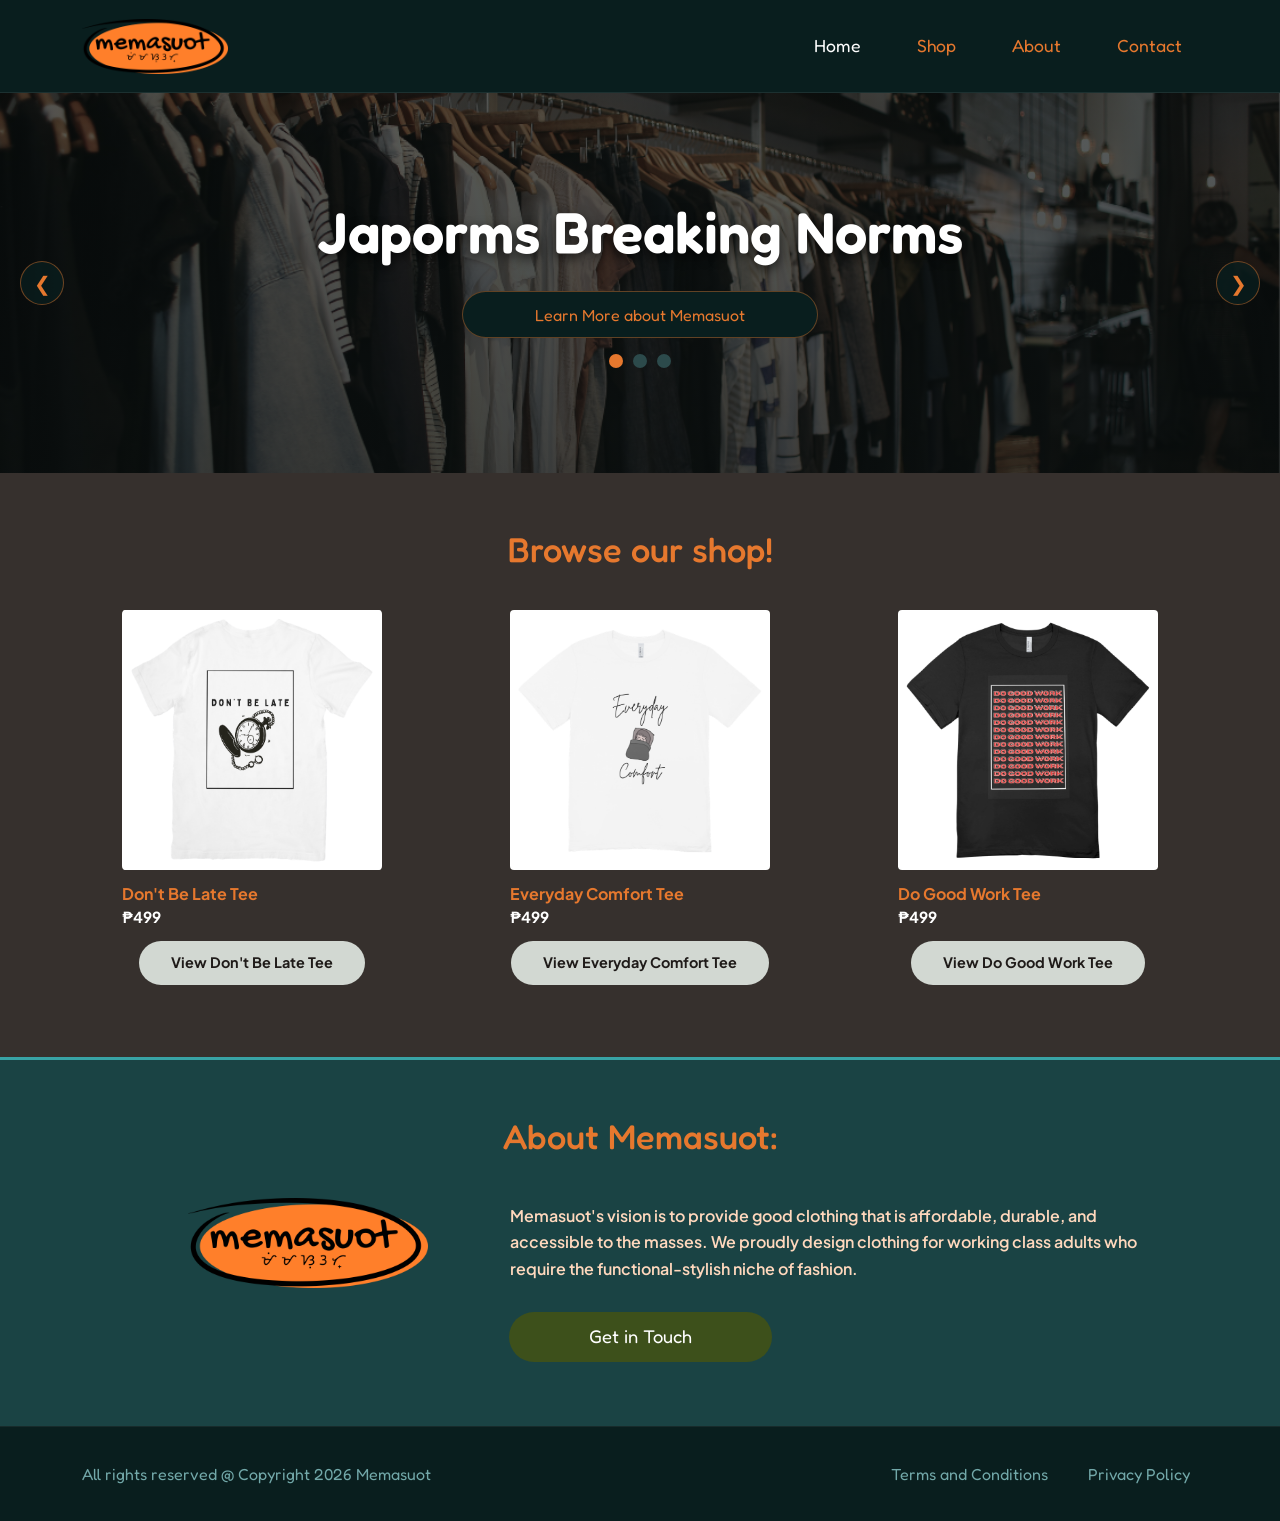
<file: index.html>
<!DOCTYPE html>
<!--
    HOME PAGE
    Hero banner, shop section (product cards) and about section.
-->
<!-- Ensures all elements use English as the default language -->
<html lang="en">
<head>
    <!-- Tells the webpage to use UTF-8 character encoding -->
    <meta charset="UTF-8">
    <!-- Ensures the page displays properly on phones -->
    <meta name="viewport" content="width=device-width, initial-scale=1.0">
    <!-- Text shown on the browser tab -->
    <title>Memasuot | Japorms Breaking Norms</title>

    <!-- Loads the Fredoka (headings/buttons), Plus Jakarta Sans (body text) and Noto Sans Tagalog (Baybayin) fonts -->
    <link rel="preconnect" href="https://fonts.googleapis.com">
    <link rel="preconnect" href="https://fonts.gstatic.com" crossorigin>
    <link href="https://fonts.googleapis.com/css2?family=Fredoka:wght@500;600;700&family=Noto+Sans+Tagalog&family=Plus+Jakarta+Sans:wght@400;600;700&display=swap" rel="stylesheet">

    <!-- Loads the CSS file -->
    <link href="https://cdn.jsdelivr.net/npm/bootstrap@5.3.3/dist/css/bootstrap.min.css" rel="stylesheet" integrity="sha384-QWTKZyjpPEjISv5WaRU9OFeRpok6YctnYmDr5pNlyT2bRjXh0JMhjY6hW+ALEwIH" crossorigin="anonymous">
    <link rel="stylesheet" href="css/style.css">
</head>
<body>
    <!-- Allows keyboard users to skip past the navbar when pressing Tab -->
    <a href="#main-content" class="skip-link">Skip to main content</a>

    <!-- HEADER / NAVBAR -->
    <header>
        <!--
            Uses a sticky Bootstrap navbar to keep the navigation bar visible at the top.
            Uses a hamburger menu style on small screens.
        -->
        <nav class="navbar navbar-expand-lg site-navbar sticky-top" aria-label="Primary Navigation">
            <div class="container">

                <!-- Logo that links back to the home page when pressed -->
                <a class="navbar-brand" href="index.html" aria-label="Memasuot Home">
                    <!--
                        Loads the Memasuot logo.
                        Shows the "logo-fallback" text if the logo can't be loaded.
                    -->
                    <img src="images/logo.png" alt="Memasuot orange oval brand logo" class="logo-img" onerror="this.style.display='none'; this.nextElementSibling.style.display='inline-flex';">
                    <span class="logo-fallback" style="display:none;" aria-hidden="true">
                        memasuot
                        <!-- Marks the text as Tagalog -->
                        <span lang="fil-Tglg">ᜋᜒᜋᜐᜓᜂᜆ᜔</span>
                    </span>
                </a>

                <!-- Creates the hamburger style menu button for smaller screens -->
                <button class="navbar-toggler border-warning" type="button" data-bs-toggle="collapse" data-bs-target="#mainNav" aria-controls="mainNav" aria-expanded="false" aria-label="Toggle navigation menu">
                    <span class="navbar-toggler-icon" style="filter: invert(1);"></span>
                </button>

                <!-- Creates the collapsible links for the hamburger menu -->
                <div class="collapse navbar-collapse justify-content-end" id="mainNav">
                    <!-- Creates the links used by both menu styles -->
                    <ul class="navbar-nav gap-lg-4">
                        <li class="nav-item">
                            <!-- "active" and aria-current mark the page the visitor is on -->
                            <a class="nav-link active" href="index.html" aria-current="page">Home</a>
                        </li>
                        <li class="nav-item">
                            <!-- Links the user to the Shop section of the Home page -->
                            <a class="nav-link " href="index.html#shop">Shop</a>
                        </li>
                        <li class="nav-item">
                            <!-- Links the user to the About section of the Home page -->
                            <a class="nav-link" href="index.html#about">About</a>
                        </li>
                        <li class="nav-item">
                            <!-- Links the user to the Contact page -->
                            <a class="nav-link " href="contact.html" >Contact</a>
                        </li>
                    </ul>
                </div>
            </div>
        </nav>
    </header>

    <!-- MAIN CONTENT -->
    <main id="main-content">
        <!--
            Image carousel;
            Slides are controlled by the prevSlide(), nextSlide() and setSlide() functions in js/main.js
        -->
        <section id="hero-section" class="hero-banner" aria-label="Featured Brand Banner">
            <!-- Previous and next arrows for the banner -->
            <button type="button" class="hero-arrow hero-arrow-left" onclick="prevSlide()" aria-label="Previous slide">&#10094;</button>
            <button type="button" class="hero-arrow hero-arrow-right" onclick="nextSlide()" aria-label="Next slide">&#10095;</button>
            <h1 id="hero-title">Japorms Breaking Norms</h1>
            <a href="#about" class="btn-learn-more">Learn More about Memasuot</a>

            <!-- Dots that show which slide the viewer is currently on and lets them choose which specific slide to go to -->
            <div class="carousel-dots" role="group" aria-label="Banner slide selector">
                <button type="button" class="dot active" aria-label="Slide 1: Japorms Breaking Norms" aria-pressed="true" onclick="setSlide(0)"></button>
                <button type="button" class="dot" aria-label="Slide 2: Built for the Everyday Hustle" aria-pressed="false" onclick="setSlide(1)"></button>
                <button type="button" class="dot" aria-label="Slide 3: Affordable, Durable, Accessible" aria-pressed="false" onclick="setSlide(2)"></button>
            </div>
        </section>

        <!--
            SHOP SECTION
            Shows all the products with links to the specific product page
        -->
        <section id="shop" class="shop-section" aria-labelledby="shop-heading">
            <div class="container">
                <h2 id="shop-heading" class="section-heading">Browse our shop!</h2>
                <div class="row g-5 justify-content-center">
                    <!--
                        Product 1
                        Don't Be Late Tee
                    -->
                    <div class="col-12 col-sm-6 col-md-4">
                        <article class="product-card">
                            <div class="product-img-box">
                                <img src="images/product-1.png" alt="Don't Be Late Tee white graphic t-shirt">
                            </div>
                            <h3 class="product-title">Don't Be Late Tee</h3>
                            <p class="product-price">₱499</p>
                            <a href="product-dont-be-late.html" class="btn-view-product">View Don't Be Late Tee</a>
                        </article>
                    </div>
                    <!--
                        Product 2
                        Everyday Comfort Tee
                    -->
                    <div class="col-12 col-sm-6 col-md-4">
                        <article class="product-card">
                            <div class="product-img-box">
                                <img src="images/product-2.png" alt="Everyday Comfort Tee white minimalist t-shirt">
                            </div>
                            <h3 class="product-title">Everyday Comfort Tee</h3>
                            <p class="product-price">₱499</p>
                            <a href="product-everyday-comfort.html" class="btn-view-product">View Everyday Comfort Tee</a>
                        </article>
                    </div>
                    <!--
                        Product 3
                        Do Good Work Tee
                    -->
                    <div class="col-12 col-sm-6 col-md-4">
                        <article class="product-card">
                            <div class="product-img-box">
                                <img src="images/product-3.png" alt="Do Good Work Tee black typographic t-shirt">
                            </div>
                            <h3 class="product-title">Do Good Work Tee</h3>
                            <p class="product-price">₱499</p>
                            <a href="product-do-good-work.html" class="btn-view-product">View Do Good Work Tee</a>
                        </article>
                    </div>
                </div>
            </div>
        </section>

        <!--
            ABOUT SECTION
            Shows brand logo, a short description of the company and a link to the contact page
        -->
        <section id="about" class="about-section" aria-labelledby="about-heading">
            <div class="container">
                <h2 id="about-heading" class="section-heading">About Memasuot:</h2>
                <div class="row align-items-center justify-content-center g-4 mb-4">
                    <div class="col-12 col-md-4 text-center about-logo">
                        <!-- Shows the text version of the logo if the image can't be loaded -->
                        <img src="images/logo.png" alt="Memasuot brand emblem" class="img-fluid" style="max-width: 240px;" onerror="this.style.display='none'; this.nextElementSibling.style.display='inline-flex';">
                        <div class="logo-fallback" style="display:none;" aria-hidden="true">
                            memasuot
                            <!-- Baybayin text (not yet marked as Tagalog with lang="fil-Tglg" like the navbar's) -->
                            <span>ᜋᜒᜋᜐᜓᜂᜆ᜔</span>
                        </div>
                    </div>
                    <div class="col-12 col-md-7">
                        <!-- Short description of the company -->
                        <p class="about-text mb-0">
                            Memasuot's vision is to provide good clothing that is affordable, durable, and accessible to the masses. We proudly design clothing for working class adults who require the functional-stylish niche of fashion.
                        </p>
                    </div>
                </div>
                <div class="text-center mt-4">
                    <!-- Links the user to the Contact page -->
                    <a href="contact.html" class="btn-cta-olive">Get in Touch</a>
                </div>
            </div>
        </section>
    </main>

    <!-- FOOTER -->
    <footer class="site-footer">
        <div class="container d-flex flex-column flex-md-row justify-content-between align-items-center gap-3">
            <!-- Copyright notice -->
            <div>All rights reserved @ Copyright 2026 Memasuot</div>
            <!-- Links to the legal page -->
            <div class="d-flex gap-4">
                <a href="privacy-policy.html#terms">Terms and Conditions</a>
                <a href="privacy-policy.html">Privacy Policy</a>
            </div>
        </div>
    </footer>

    <!-- SCRIPTS -->
    <script src="https://cdn.jsdelivr.net/npm/bootstrap@5.3.3/dist/js/bootstrap.bundle.min.js" integrity="sha384-YvpcrYf0tY3lHB60NNkmXc5s9fDVZLESaAA55NDzOxhy9GkcIdslK1eN7N6jIeHz" crossorigin="anonymous"></script>
    <!-- Loads our own JavaScript for the page's interactive features -->
    <script src="js/main.js"></script>
</body>
</html>
</file>
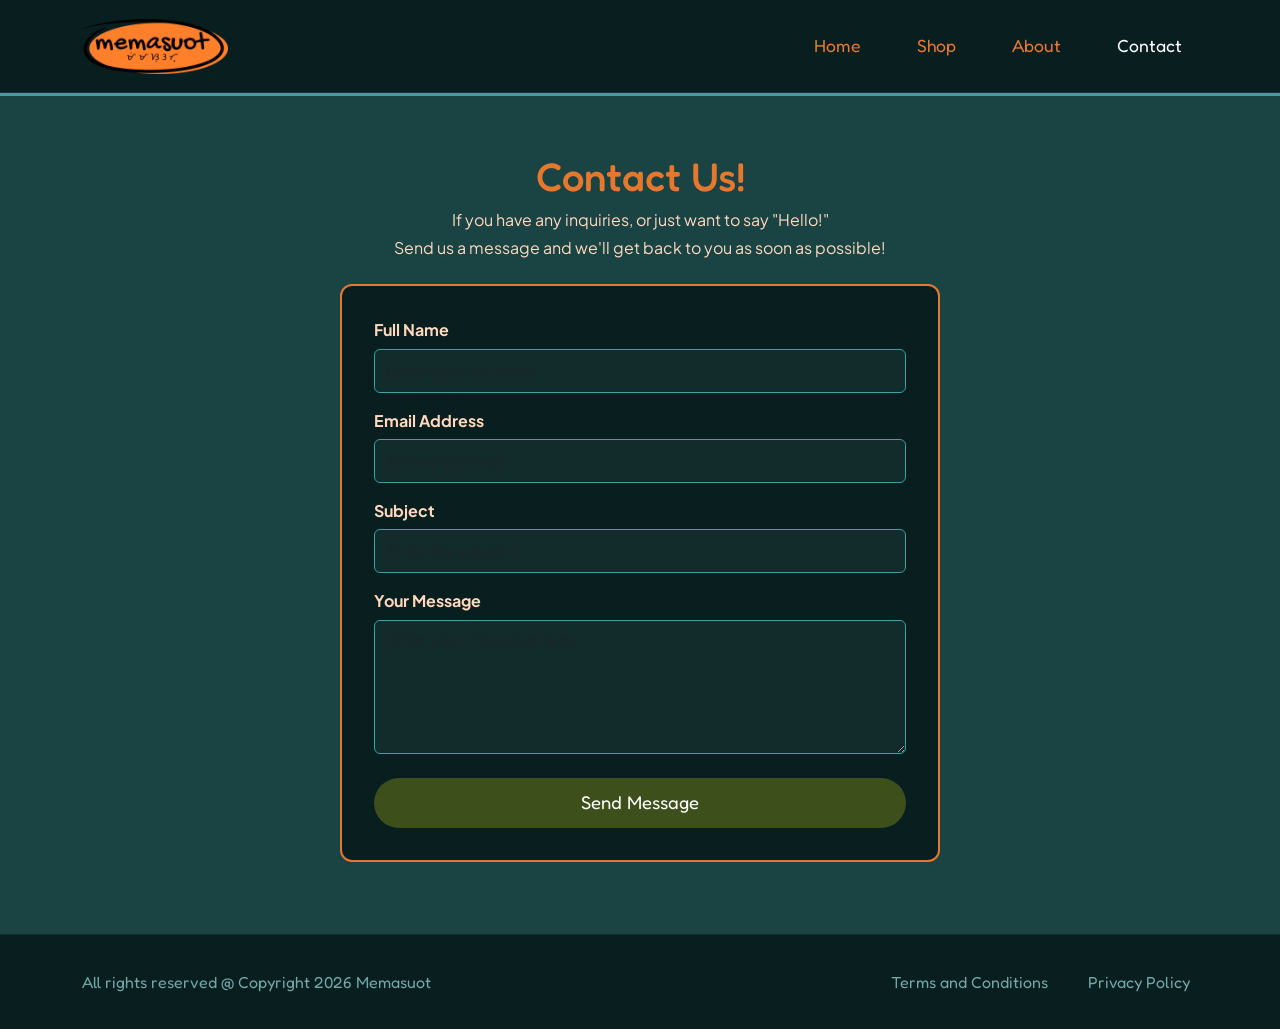
<file: contact.html>
<!DOCTYPE html>
<!--
    CONTACT PAGE
    Visitors fill in the form to send an inquiry to the store.
-->
<!-- Ensures all elements use English as the default language -->
<html lang="en">
<head>
    <!-- Tells the webpage to use UTF-8 character encoding -->
    <meta charset="UTF-8">
    <!-- Ensures the page displays properly on phones -->
    <meta name="viewport" content="width=device-width, initial-scale=1.0">
    <!-- Text shown on the browser tab -->
    <title>Contact Us | Memasuot</title>

    <!-- Loads the Fredoka (headings/buttons), Plus Jakarta Sans (body text) and Noto Sans Tagalog (Baybayin) fonts -->
    <link rel="preconnect" href="https://fonts.googleapis.com">
    <link rel="preconnect" href="https://fonts.gstatic.com" crossorigin>
    <link href="https://fonts.googleapis.com/css2?family=Fredoka:wght@500;600;700&family=Noto+Sans+Tagalog&family=Plus+Jakarta+Sans:wght@400;600;700&display=swap" rel="stylesheet">

    <!-- Loads the CSS file -->
    <link href="https://cdn.jsdelivr.net/npm/bootstrap@5.3.3/dist/css/bootstrap.min.css" rel="stylesheet" integrity="sha384-QWTKZyjpPEjISv5WaRU9OFeRpok6YctnYmDr5pNlyT2bRjXh0JMhjY6hW+ALEwIH" crossorigin="anonymous">
    <link rel="stylesheet" href="css/style.css">
</head>
<!-- Uses the background color set by the CSS file -->
<body style="background-color: var(--bg-about)">
    <!-- Allows keyboard users to skip past the navbar when pressing Tab -->
    <a href="#main-content" class="skip-link">Skip to main content</a>

    <!-- HEADER / NAVBAR -->
    <header>
        <!--
            Uses a sticky Bootstrap navbar to keep the navigation bar visible at the top.
            Uses a hamburger menu style on small screens.
        -->
        <nav class="navbar navbar-expand-lg site-navbar sticky-top" aria-label="Primary Navigation">
            <div class="container">

                <!-- Logo that links back to the home page when pressed -->
                <a class="navbar-brand" href="index.html" aria-label="Memasuot Home">
                    <!--
                        Loads the Memasuot logo.
                        Shows the "logo-fallback" text if the logo can't be loaded.
                    -->
                    <img src="images/logo.png" alt="Memasuot orange oval brand logo" class="logo-img" onerror="this.style.display='none'; this.nextElementSibling.style.display='inline-flex';">
                    <span class="logo-fallback" style="display:none;" aria-hidden="true">
                        memasuot
                        <!-- Marks the text as Tagalog -->
                        <span lang="fil-Tglg">ᜋᜒᜋᜐᜓᜂᜆ᜔</span>
                    </span>
                </a>

                <!-- Creates the hamburger style menu button for smaller screens -->
                <button class="navbar-toggler border-warning" type="button" data-bs-toggle="collapse" data-bs-target="#mainNav" aria-controls="mainNav" aria-expanded="false" aria-label="Toggle navigation menu">
                    <span class="navbar-toggler-icon" style="filter: invert(1);"></span>
                </button>

                <!-- Creates the collapsible links for the hamburger menu -->
                <div class="collapse navbar-collapse justify-content-end" id="mainNav">
                    <!-- Creates the links used by both menu styles -->
                    <ul class="navbar-nav gap-lg-4">
                        <li class="nav-item">
                            <!-- Links the user to the Home page -->
                            <a class="nav-link " href="index.html" >Home</a>
                        </li>
                        <li class="nav-item">
                            <!-- Links the user to the Shop section of the Home page -->
                            <a class="nav-link " href="index.html#shop">Shop</a>
                        </li>
                        <li class="nav-item">
                            <!-- Links the user to the About section of the Home page -->
                            <a class="nav-link" href="index.html#about">About</a>
                        </li>
                        <li class="nav-item">
                            <!-- "active" and aria-current mark the page the visitor is on -->
                            <a class="nav-link active" href="contact.html" aria-current="page">Contact</a>
                        </li>
                    </ul>
                </div>
            </div>
        </nav>
    </header>

    <!-- MAIN CONTENT -->
    <main id="main-content" class="content-surface">
        <div class="container">
            <!-- Page heading and short welcome message -->
            <h1 style="text-align: center; font-family: var(--font-display); color: var(--accent-orange);">Contact Us!</h1>
            <p class="text-center mb-1" style="color: var(--text-cream);">If you have any inquiries, or just want to say "Hello!"</p>
            <p class="text-center mb-4" style="color: var(--text-cream);">Send us a message and we'll get back to you as soon as possible!</p>

            <!-- Card that holds the form -->
            <div class="form-card">
                <!--
                    Once the user presses submit, calls in the submitContactForm() function from the main.js file to open the
                    visitor's email app with their information and message written, addressed to hello@examplewebsite142.com.
                -->
                <form onsubmit="submitContactForm(event)">
                    <div class="mb-3">
                        <!-- Visitor's Full Name -->
                        <label for="name" class="form-label">Full Name</label>
                        <!-- "required" makes the browser stop empty submissions -->
                        <input type="text" id="name" name="name" class="form-control" placeholder="Enter your full name" required>
                    </div>
                    <div class="mb-3">

                        <!-- Visitor's Email -->
                        <label for="email" class="form-label">Email Address</label>
                        <!-- Checks if the text is an email format -->
                        <input type="email" id="email" name="email" class="form-control" placeholder="Enter your email" required>
                    </div>
                    <div class="mb-3">

                        <!-- Visitor's Subject of Message -->
                        <label for="subject" class="form-label">Subject</label>
                        <input type="text" id="subject" name="subject" class="form-control" placeholder="Enter the subject" required>
                    </div>
                    <div class="mb-4">

                        <!-- Visitor's Message -->
                        <label for="message" class="form-label">Your Message</label>
                        <!-- A textarea is used because messages are longer; rows="5" sets its starting height -->
                        <textarea id="message" name="message" class="form-control" rows="5" placeholder="Write your message here" required></textarea>
                    </div>

                    <!-- Pressing the Send Message button triggers the form's submit event -->
                    <button type="submit" class="btn-cta-olive w-100">Send Message</button>
                    <!-- Feedback message; stays hidden (d-none) until it needs to be shown, and aria-live lets screen readers announce it -->
                    <div id="contactFeedback" class="alert alert-info mt-3 d-none" role="status" aria-live="polite"></div>
                </form>
            </div>
        </div>
    </main>

    <!-- FOOTER -->
    <footer class="site-footer">
        <div class="container d-flex flex-column flex-md-row justify-content-between align-items-center gap-3">
            <!-- Copyright notice -->
            <div>All rights reserved @ Copyright 2026 Memasuot</div>
            <!-- Links to the legal page -->
            <div class="d-flex gap-4">
                <a href="privacy-policy.html#terms">Terms and Conditions</a>
                <a href="privacy-policy.html">Privacy Policy</a>
            </div>
        </div>
    </footer>

    <!-- SCRIPTS -->
    <script src="https://cdn.jsdelivr.net/npm/bootstrap@5.3.3/dist/js/bootstrap.bundle.min.js" integrity="sha384-YvpcrYf0tY3lHB60NNkmXc5s9fDVZLESaAA55NDzOxhy9GkcIdslK1eN7N6jIeHz" crossorigin="anonymous"></script>
    <!-- Loads our own JavaScript for the page's interactive features -->
    <script src="js/main.js"></script>
</body>
</html>
</file>
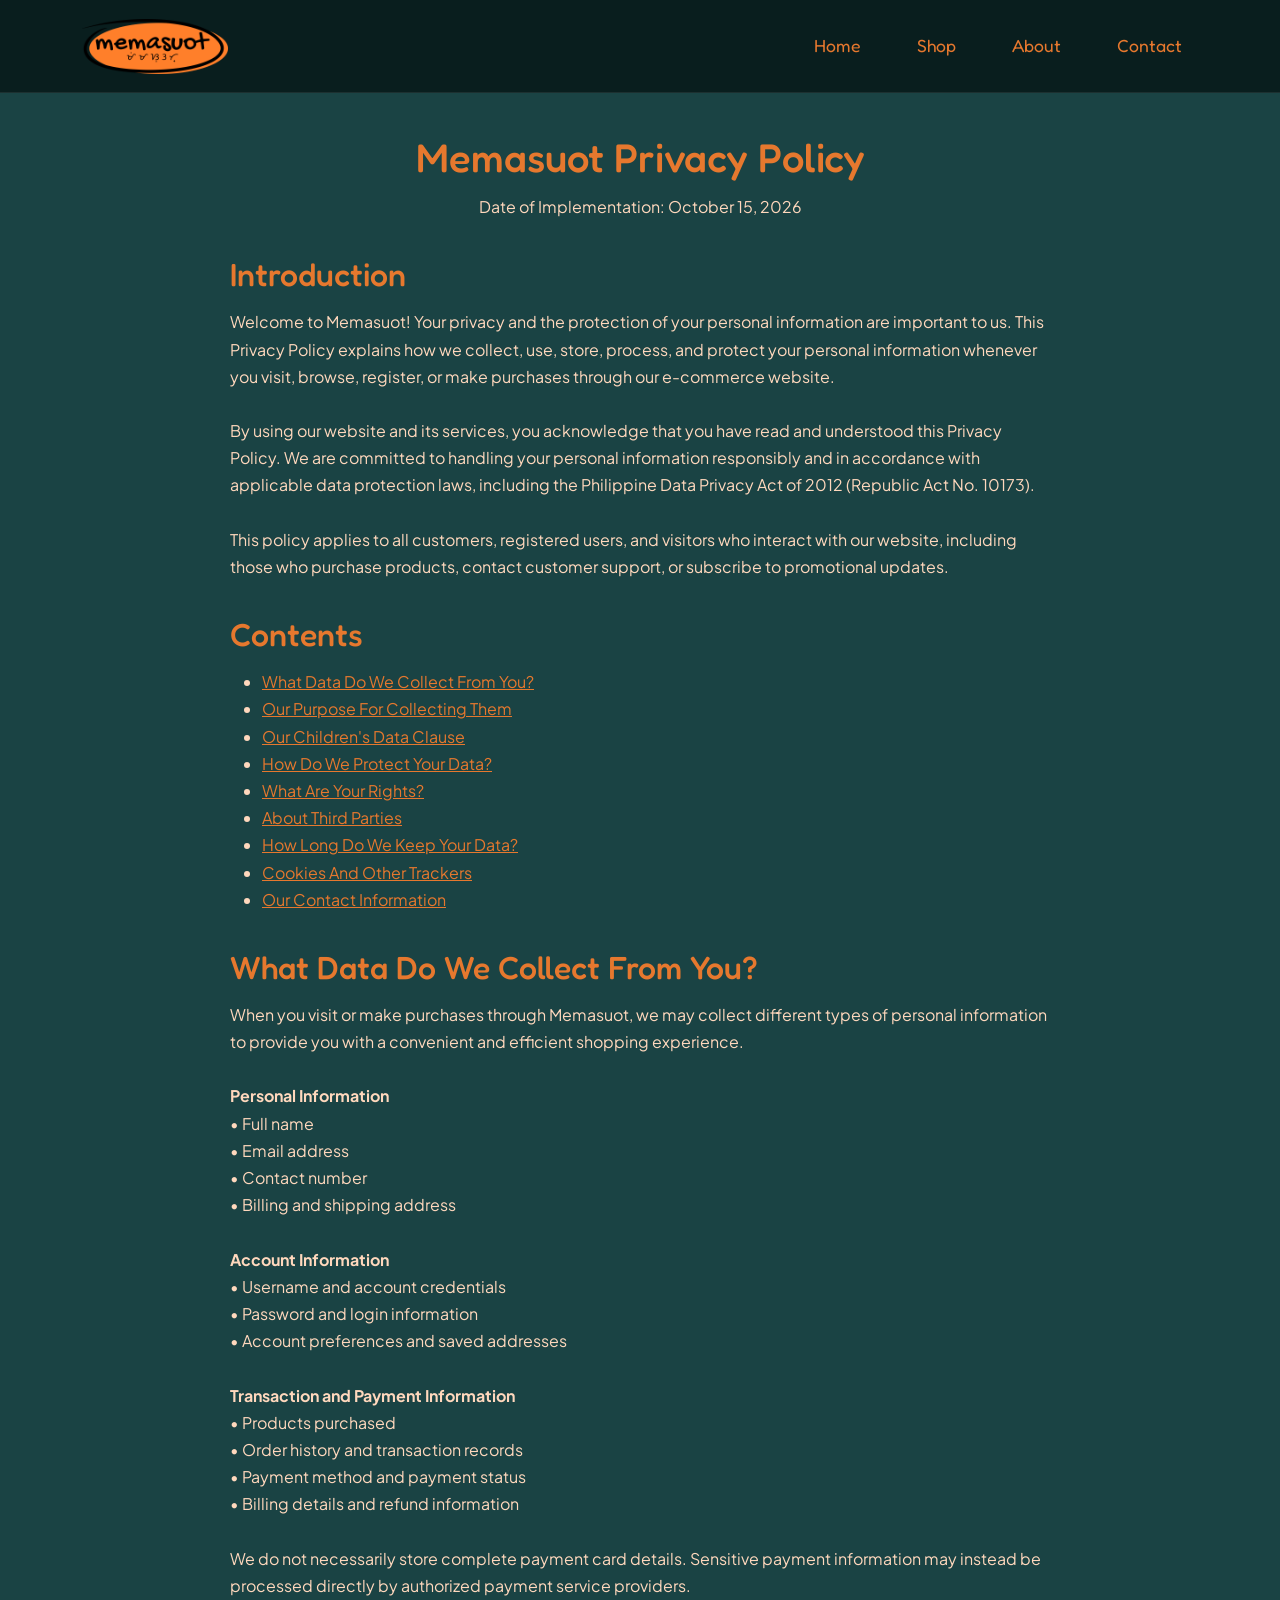
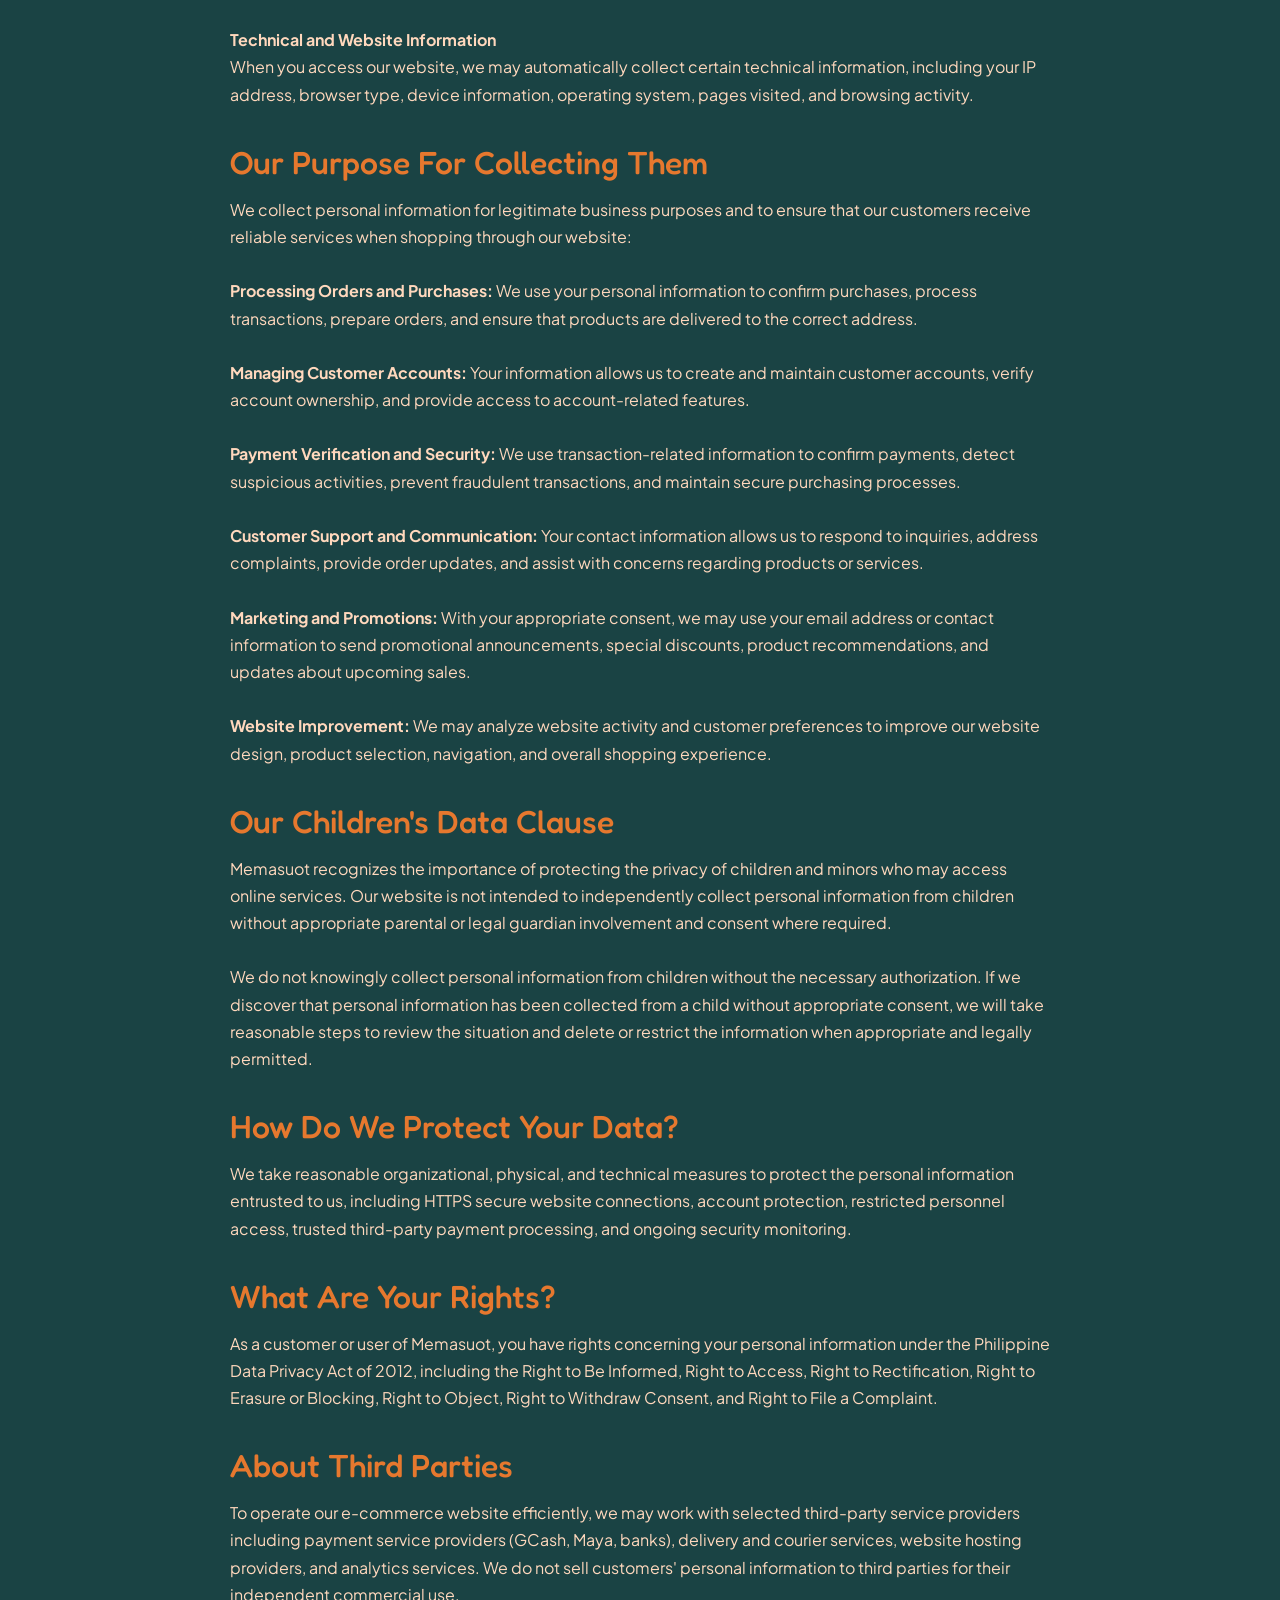
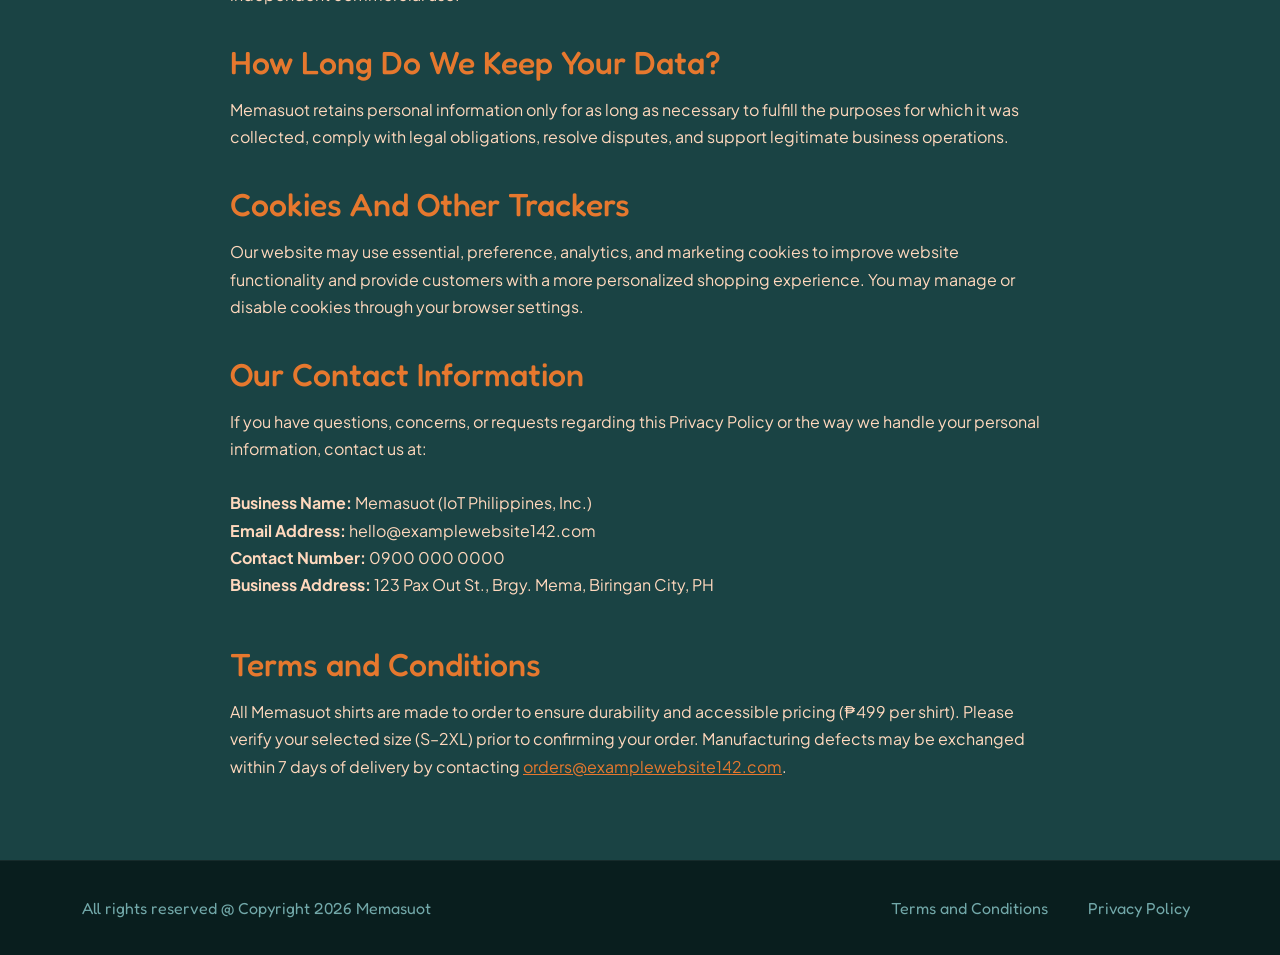
<file: privacy-policy.html>
<!DOCTYPE html>
<!--
    PRIVACY POLICY PAGE
    Explains how Memasuot collects, uses and protects customer data.
-->
<!-- Ensures all elements use English as the default language -->
<html lang="en">
<head>
    <!-- Tells the webpage to use UTF-8 character encoding -->
    <meta charset="UTF-8">
    <!-- Ensures the page displays properly on phones -->
    <meta name="viewport" content="width=device-width, initial-scale=1.0">
    <!-- Text shown on the browser tab -->
    <title>Privacy Policy | Memasuot</title>

    <!-- Loads the Fredoka (headings/buttons), Plus Jakarta Sans (body text) and Noto Sans Tagalog (Baybayin) fonts -->
    <link rel="preconnect" href="https://fonts.googleapis.com">
    <link rel="preconnect" href="https://fonts.gstatic.com" crossorigin>
    <link href="https://fonts.googleapis.com/css2?family=Fredoka:wght@500;600;700&family=Noto+Sans+Tagalog&family=Plus+Jakarta+Sans:wght@400;600;700&display=swap" rel="stylesheet">

    <!-- Loads the CSS file -->
    <link href="https://cdn.jsdelivr.net/npm/bootstrap@5.3.3/dist/css/bootstrap.min.css" rel="stylesheet" integrity="sha384-QWTKZyjpPEjISv5WaRU9OFeRpok6YctnYmDr5pNlyT2bRjXh0JMhjY6hW+ALEwIH" crossorigin="anonymous">
    <link rel="stylesheet" href="css/style.css">
</head>
<!-- Uses the background color set by the CSS file -->
<body style="background-color: var(--bg-about);">
    <!-- Allows keyboard users to skip past the navbar when pressing Tab -->
    <a href="#main-content" class="skip-link">Skip to main content</a>

    <!-- HEADER / NAVBAR -->
    <header>
        <!--
            Uses a sticky Bootstrap navbar to keep the navigation bar visible at the top.
            Uses a hamburger menu style on small screens.
        -->
        <nav class="navbar navbar-expand-lg site-navbar sticky-top" aria-label="Primary Navigation">
            <div class="container">

                <!-- Logo that links back to the home page when pressed -->
                <a class="navbar-brand" href="index.html" aria-label="Memasuot Home">
                    <!--
                        Loads the Memasuot logo.
                        Shows the "logo-fallback" text if the logo can't be loaded.
                    -->
                    <img src="images/logo.png" alt="Memasuot orange oval brand logo" class="logo-img" onerror="this.style.display='none'; this.nextElementSibling.style.display='inline-flex';">
                    <span class="logo-fallback" style="display:none;" aria-hidden="true">
                        memasuot
                        <!-- Marks the text as Tagalog -->
                        <span lang="fil-Tglg">ᜋᜒᜋᜐᜓᜂᜆ᜔</span>
                    </span>
                </a>

                <!-- Creates the hamburger style menu button for smaller screens -->
                <button class="navbar-toggler border-warning" type="button" data-bs-toggle="collapse" data-bs-target="#mainNav" aria-controls="mainNav" aria-expanded="false" aria-label="Toggle navigation menu">
                    <span class="navbar-toggler-icon" style="filter: invert(1);"></span>
                </button>

                <!-- Creates the collapsible links for the hamburger menu -->
                <div class="collapse navbar-collapse justify-content-end" id="mainNav">
                    <!-- Creates the links used by both menu styles -->
                    <ul class="navbar-nav gap-lg-4">
                        <li class="nav-item">
                            <!-- Links the user to the Home page -->
                            <a class="nav-link " href="index.html" >Home</a>
                        </li>
                        <li class="nav-item">
                            <!-- Links the user to the Shop section of the Home page -->
                            <a class="nav-link " href="index.html#shop">Shop</a>
                        </li>
                        <li class="nav-item">
                            <!-- Links the user to the About section of the Home page -->
                            <a class="nav-link" href="index.html#about">About</a>
                        </li>
                        <li class="nav-item">
                            <!-- Links the user to the Contact page -->
                            <a class="nav-link " href="contact.html" >Contact</a>
                        </li>
                    </ul>
                </div>
            </div>
        </nav>
    </header>

    <!-- MAIN CONTENT -->
    <main id="main-content" class="privacy-content">
        <!-- Page heading and date the policy took effect -->
        <h1>Memasuot Privacy Policy</h1>
        <p style="text-align: center;">Date of Implementation: October 15, 2026</p>

        <h2>Introduction</h2>
        <p>
            Welcome to Memasuot! Your privacy and the protection of your personal information are important to us. This Privacy Policy explains how we collect, use, store, process, and protect your personal information whenever you visit, browse, register, or make purchases through our e-commerce website.<br><br>
            By using our website and its services, you acknowledge that you have read and understood this Privacy Policy. We are committed to handling your personal information responsibly and in accordance with applicable data protection laws, including the Philippine Data Privacy Act of 2012 (Republic Act No. 10173).<br><br>
            This policy applies to all customers, registered users, and visitors who interact with our website, including those who purchase products, contact customer support, or subscribe to promotional updates.
        </p>

        <h2>Contents</h2>
        <!-- Table of contents: each link jumps to the section with the matching id below -->
        <ul>
            <li><a href="#what-data">What Data Do We Collect From You?</a></li>
            <li><a href="#data-purpose">Our Purpose For Collecting Them</a></li>
            <li><a href="#children-data">Our Children's Data Clause</a></li>
            <li><a href="#protect-data">How Do We Protect Your Data?</a></li>
            <li><a href="#user-rights">What Are Your Rights?</a></li>
            <li><a href="#third-parties">About Third Parties</a></li>
            <li><a href="#keeping-data">How Long Do We Keep Your Data?</a></li>
            <li><a href="#cookies">Cookies And Other Trackers</a></li>
            <li><a href="#contact-us">Our Contact Information</a></li>
        </ul>


        <!--
            POLICY SECTIONS
            Each heading has an id so the table of contents links above can jump to it
        -->
        <h2 id="what-data">What Data Do We Collect From You?</h2>
        <p>
            When you visit or make purchases through Memasuot, we may collect different types of personal information to provide you with a convenient and efficient shopping experience.<br><br>
            <b>Personal Information</b><br>
            • Full name<br>
            • Email address<br>
            • Contact number<br>
            • Billing and shipping address<br><br>
            <b>Account Information</b><br>
            • Username and account credentials<br>
            • Password and login information<br>
            • Account preferences and saved addresses<br><br>
            <b>Transaction and Payment Information</b><br>
            • Products purchased<br>
            • Order history and transaction records<br>
            • Payment method and payment status<br>
            • Billing details and refund information<br><br>
            We do not necessarily store complete payment card details. Sensitive payment information may instead be processed directly by authorized payment service providers.<br><br>
            <b>Technical and Website Information</b><br>
            When you access our website, we may automatically collect certain technical information, including your IP address, browser type, device information, operating system, pages visited, and browsing activity.
        </p>

        <h2 id="data-purpose">Our Purpose For Collecting Them</h2>
        <p>
            We collect personal information for legitimate business purposes and to ensure that our customers receive reliable services when shopping through our website:<br><br>
            <b>Processing Orders and Purchases:</b> We use your personal information to confirm purchases, process transactions, prepare orders, and ensure that products are delivered to the correct address.<br><br>
            <b>Managing Customer Accounts:</b> Your information allows us to create and maintain customer accounts, verify account ownership, and provide access to account-related features.<br><br>
            <b>Payment Verification and Security:</b> We use transaction-related information to confirm payments, detect suspicious activities, prevent fraudulent transactions, and maintain secure purchasing processes.<br><br>
            <b>Customer Support and Communication:</b> Your contact information allows us to respond to inquiries, address complaints, provide order updates, and assist with concerns regarding products or services.<br><br>
            <b>Marketing and Promotions:</b> With your appropriate consent, we may use your email address or contact information to send promotional announcements, special discounts, product recommendations, and updates about upcoming sales.<br><br>
            <b>Website Improvement:</b> We may analyze website activity and customer preferences to improve our website design, product selection, navigation, and overall shopping experience.
        </p>

        <h2 id="children-data">Our Children's Data Clause</h2>
        <p>
            Memasuot recognizes the importance of protecting the privacy of children and minors who may access online services. Our website is not intended to independently collect personal information from children without appropriate parental or legal guardian involvement and consent where required.<br><br>
            We do not knowingly collect personal information from children without the necessary authorization. If we discover that personal information has been collected from a child without appropriate consent, we will take reasonable steps to review the situation and delete or restrict the information when appropriate and legally permitted.
        </p>

        <h2 id="protect-data">How Do We Protect Your Data?</h2>
        <p>
            We take reasonable organizational, physical, and technical measures to protect the personal information entrusted to us, including HTTPS secure website connections, account protection, restricted personnel access, trusted third-party payment processing, and ongoing security monitoring.
        </p>

        <h2 id="user-rights">What Are Your Rights?</h2>
        <p>
            As a customer or user of Memasuot, you have rights concerning your personal information under the Philippine Data Privacy Act of 2012, including the Right to Be Informed, Right to Access, Right to Rectification, Right to Erasure or Blocking, Right to Object, Right to Withdraw Consent, and Right to File a Complaint.
        </p>

        <h2 id="third-parties">About Third Parties</h2>
        <p>
            To operate our e-commerce website efficiently, we may work with selected third-party service providers including payment service providers (GCash, Maya, banks), delivery and courier services, website hosting providers, and analytics services. We do not sell customers' personal information to third parties for their independent commercial use.
        </p>

        <h2 id="keeping-data">How Long Do We Keep Your Data?</h2>
        <p>
            Memasuot retains personal information only for as long as necessary to fulfill the purposes for which it was collected, comply with legal obligations, resolve disputes, and support legitimate business operations.
        </p>

        <h2 id="cookies">Cookies And Other Trackers</h2>
        <p>
            Our website may use essential, preference, analytics, and marketing cookies to improve website functionality and provide customers with a more personalized shopping experience. You may manage or disable cookies through your browser settings.
        </p>

        <h2 id="contact-us">Our Contact Information</h2>
        <p>
            If you have questions, concerns, or requests regarding this Privacy Policy or the way we handle your personal information, contact us at:<br><br>
            <b>Business Name:</b> Memasuot (IoT Philippines, Inc.)<br>
            <b>Email Address:</b> hello@examplewebsite142.com<br>
            <b>Contact Number:</b> 0900 000 0000<br>
            <b>Business Address:</b> 123 Pax Out St., Brgy. Mema, Biringan City, PH
        </p>


        <!--
            TERMS AND CONDITIONS
            The footer's Terms and Conditions link jumps here (privacy-policy.html#terms)
        -->
        <section id="terms" class="mt-5">
            <h2>Terms and Conditions</h2>
            <p>
                All Memasuot shirts are made to order to ensure durability and accessible pricing (₱499 per shirt). Please verify your selected size (S–2XL) prior to confirming your order. Manufacturing defects may be exchanged within 7 days of delivery by contacting <a href="mailto:orders@examplewebsite142.com">orders@examplewebsite142.com</a>.
            </p>
        </section>
    </main>

    <!-- FOOTER -->
    <footer class="site-footer">
        <div class="container d-flex flex-column flex-md-row justify-content-between align-items-center gap-3">
            <!-- Copyright notice -->
            <div>All rights reserved @ Copyright 2026 Memasuot</div>
            <!-- Links to the legal page -->
            <div class="d-flex gap-4">
                <a href="privacy-policy.html#terms">Terms and Conditions</a>
                <a href="privacy-policy.html">Privacy Policy</a>
            </div>
        </div>
    </footer>

    <!-- SCRIPTS -->
    <script src="https://cdn.jsdelivr.net/npm/bootstrap@5.3.3/dist/js/bootstrap.bundle.min.js" integrity="sha384-YvpcrYf0tY3lHB60NNkmXc5s9fDVZLESaAA55NDzOxhy9GkcIdslK1eN7N6jIeHz" crossorigin="anonymous"></script>
    <!-- Loads our own JavaScript for the page's interactive features -->
    <script src="js/main.js"></script>
</body>
</html>
</file>
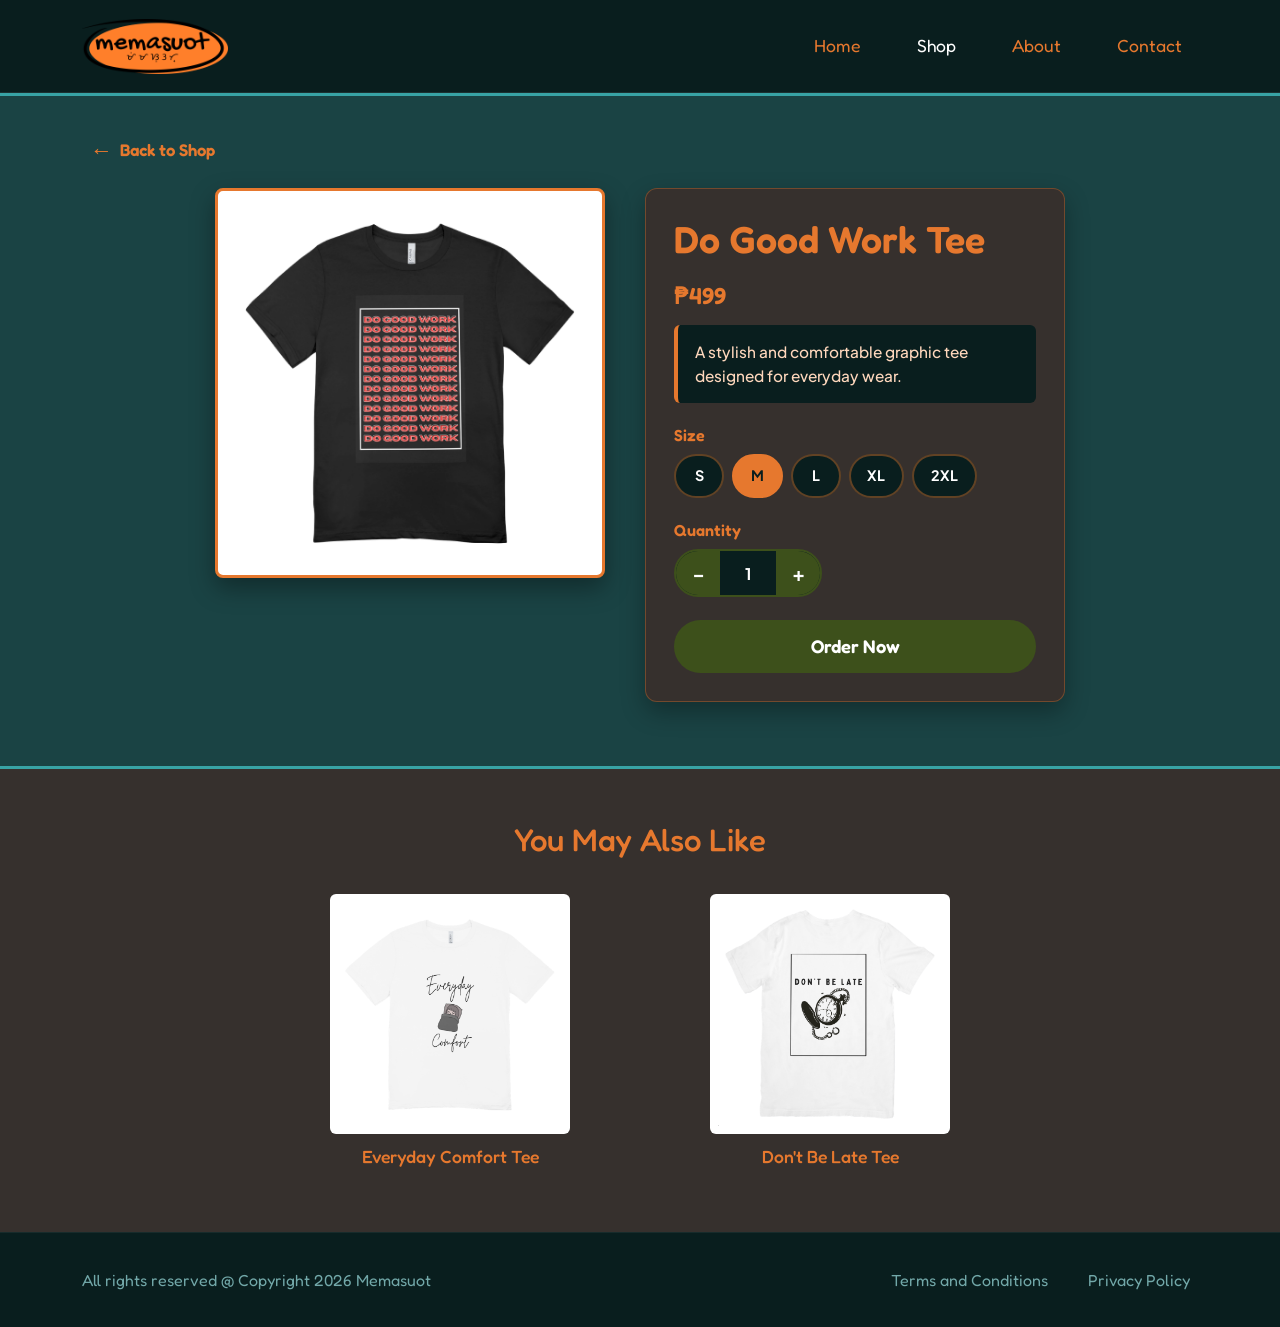
<file: product-do-good-work.html>
<!DOCTYPE html>
<!--
    PRODUCT PAGE: Do Good Work Tee
    Photo, price, size and quantity options, plus links to the other products.
-->
<!-- Ensures all elements use English as the default language -->
<html lang="en">
<head>
    <!-- Tells the webpage to use UTF-8 character encoding -->
    <meta charset="UTF-8">
    <!-- Ensures the page displays properly on phones -->
    <meta name="viewport" content="width=device-width, initial-scale=1.0">
    <!-- Text shown on the browser tab -->
    <title>Do Good Work Tee | Memasuot</title>

    <!-- Loads the Fredoka (headings/buttons), Plus Jakarta Sans (body text) and Noto Sans Tagalog (Baybayin) fonts -->
    <link rel="preconnect" href="https://fonts.googleapis.com">
    <link rel="preconnect" href="https://fonts.gstatic.com" crossorigin>
    <link href="https://fonts.googleapis.com/css2?family=Fredoka:wght@500;600;700&family=Noto+Sans+Tagalog&family=Plus+Jakarta+Sans:wght@400;600;700&display=swap" rel="stylesheet">

    <!-- Loads the CSS file -->
    <link href="https://cdn.jsdelivr.net/npm/bootstrap@5.3.3/dist/css/bootstrap.min.css" rel="stylesheet" integrity="sha384-QWTKZyjpPEjISv5WaRU9OFeRpok6YctnYmDr5pNlyT2bRjXh0JMhjY6hW+ALEwIH" crossorigin="anonymous">
    <link rel="stylesheet" href="css/style.css">
</head>
<body>
    <!-- Allows keyboard users to skip past the navbar when pressing Tab -->
    <a href="#main-content" class="skip-link">Skip to main content</a>

    <!-- HEADER / NAVBAR -->
    <header>
        <!--
            Uses a sticky Bootstrap navbar to keep the navigation bar visible at the top.
            Uses a hamburger menu style on small screens.
        -->
        <nav class="navbar navbar-expand-lg site-navbar sticky-top" aria-label="Primary Navigation">
            <div class="container">

                <!-- Logo that links back to the home page when pressed -->
                <a class="navbar-brand" href="index.html" aria-label="Memasuot Home">
                    <!--
                        Loads the Memasuot logo.
                        Shows the "logo-fallback" text if the logo can't be loaded.
                    -->
                    <img src="images/logo.png" alt="Memasuot orange oval brand logo" class="logo-img" onerror="this.style.display='none'; this.nextElementSibling.style.display='inline-flex';">
                    <span class="logo-fallback" style="display:none;" aria-hidden="true">
                        memasuot
                        <!-- Marks the text as Tagalog -->
                        <span lang="fil-Tglg">ᜋᜒᜋᜐᜓᜂᜆ᜔</span>
                    </span>
                </a>

                <!-- Creates the hamburger style menu button for smaller screens -->
                <button class="navbar-toggler border-warning" type="button" data-bs-toggle="collapse" data-bs-target="#mainNav" aria-controls="mainNav" aria-expanded="false" aria-label="Toggle navigation menu">
                    <span class="navbar-toggler-icon" style="filter: invert(1);"></span>
                </button>

                <!-- Creates the collapsible links for the hamburger menu -->
                <div class="collapse navbar-collapse justify-content-end" id="mainNav">
                    <!-- Creates the links used by both menu styles -->
                    <ul class="navbar-nav gap-lg-4">
                        <li class="nav-item">
                            <!-- Links the user to the Home page -->
                            <a class="nav-link " href="index.html" >Home</a>
                        </li>
                        <li class="nav-item">
                            <!-- "active" highlights Shop, since product pages belong to the shop -->
                            <a class="nav-link active" href="index.html#shop">Shop</a>
                        </li>
                        <li class="nav-item">
                            <!-- Links the user to the About section of the Home page -->
                            <a class="nav-link" href="index.html#about">About</a>
                        </li>
                        <li class="nav-item">
                            <!-- Links the user to the Contact page -->
                            <a class="nav-link " href="contact.html" >Contact</a>
                        </li>
                    </ul>
                </div>
            </div>
        </nav>
    </header>

    <!-- MAIN CONTENT -->
    <main class="solo-product-surface" id="main-content">
        <div class="container">
            <div class="mb-3">
                <!-- Link that takes the visitor back to the Shop section of the Home page -->
                <a href="index.html#shop" class="back-arrow-link" aria-label="Back to Shop">
                    <!-- Arrow is hidden from screen readers since the link already has a label -->
                    <span aria-hidden="true" style="font-size: 1.4rem;">&larr;</span> Back to Shop
                </a>
            </div>

            <!-- Holds the product photo and the product details -->
            <div class="solo-product-layout">
                <!-- Do Good Work Tee photo -->
                <div class="solo-main-image-wrap">
                    <img src="images/product-3.png" alt="Do Good Work Tee">
                </div>

                <!--
                    Order form with the product details: name, price, size, quantity.
                    Pressing Order Now calls submitProductOrder() from js/main.js with the product name and price.
                -->
                <form class="solo-details-box" onsubmit="submitProductOrder(event, 'Do Good Work Tee', 499)">
                    <h1 class="solo-product-title">Do Good Work Tee</h1>
                    <p class="solo-price-tag">₱499</p>
                    <p class="solo-description">
                        A stylish and comfortable graphic tee designed for everyday wear.
                    </p>
                    <!-- Size options -->
                    <span id="sizeGroupLabel" class="size-label">Size</span>
                    <!-- Hidden field that holds the chosen size so it goes with the order (M is the default) -->
                    <input type="hidden" id="selectedSize" name="size" value="M">
                    <!--
                        Each size button calls selectSize() from js/main.js when pressed.
                        M starts selected ("active" and aria-pressed="true").
                    -->
                    <div class="size-selector" role="group" aria-labelledby="sizeGroupLabel">
                        <button type="button" class="size-btn" aria-pressed="false" onclick="selectSize(this, 'S')">S</button>
                        <button type="button" class="size-btn active" aria-pressed="true" onclick="selectSize(this, 'M')">M</button>
                        <button type="button" class="size-btn" aria-pressed="false" onclick="selectSize(this, 'L')">L</button>
                        <button type="button" class="size-btn" aria-pressed="false" onclick="selectSize(this, 'XL')">XL</button>
                        <button type="button" class="size-btn" aria-pressed="false" onclick="selectSize(this, '2XL')">2XL</button>
                    </div>

                    <!-- Quantity controls -->
                    <label for="productQty" class="size-label">Quantity</label>
                    <!-- The - and + buttons call updateQuantity() from js/main.js; the number box only accepts 1 to 99 -->
                    <div class="qty-control">
                        <button type="button" class="qty-btn" aria-label="Decrease quantity" onclick="updateQuantity(-1)">&minus;</button>
                        <input type="number" id="productQty" class="qty-input" value="1" min="1" max="99" aria-label="Quantity">
                        <button type="button" class="qty-btn" aria-label="Increase quantity" onclick="updateQuantity(1)">+</button>
                    </div>

                    <!-- Order button; pressing it triggers the form's submit event -->
                    <button type="submit" class="btn-order-now">Order Now</button>
                    <!-- Order message; stays hidden (d-none) until it needs to be shown, and aria-live lets screen readers announce it -->
                    <div id="orderFeedback" class="alert alert-success mt-3 d-none" role="status" aria-live="polite"></div>
                </form>
            </div>
        </div>
    </main>


    <!--
        FEATURED ITEMS
        Links to the other two products
    -->
    <section class="related-products-section" aria-labelledby="related-heading">
        <div class="container">
            <h2 id="related-heading" class="related-heading">You May Also Like</h2>
            <div class="row justify-content-center g-4">
                <div class="col-12 col-sm-6 col-md-4 text-center">
                    <a href="product-everyday-comfort.html" class="featured-product-link">
                        <img src="images/product-2.png" alt="Everyday Comfort Tee" class="featured-product-img">
                        <h3 class="featured-product-title">Everyday Comfort Tee</h3>
                    </a>
                </div>
                <div class="col-12 col-sm-6 col-md-4 text-center">
                    <a href="product-dont-be-late.html" class="featured-product-link">
                        <img src="images/product-1.png" alt="Don't Be Late Tee" class="featured-product-img">
                        <h3 class="featured-product-title">Don't Be Late Tee</h3>
                    </a>
                </div>
            </div>
        </div>
    </section>

    <!-- FOOTER -->
    <footer class="site-footer">
        <div class="container d-flex flex-column flex-md-row justify-content-between align-items-center gap-3">
            <!-- Copyright notice -->
            <div>All rights reserved @ Copyright 2026 Memasuot</div>
            <!-- Links to the legal page -->
            <div class="d-flex gap-4">
                <a href="privacy-policy.html#terms">Terms and Conditions</a>
                <a href="privacy-policy.html">Privacy Policy</a>
            </div>
        </div>
    </footer>

    <!-- SCRIPTS -->
    <script src="https://cdn.jsdelivr.net/npm/bootstrap@5.3.3/dist/js/bootstrap.bundle.min.js" integrity="sha384-YvpcrYf0tY3lHB60NNkmXc5s9fDVZLESaAA55NDzOxhy9GkcIdslK1eN7N6jIeHz" crossorigin="anonymous"></script>
    <!-- Loads our own JavaScript for the page's interactive features -->
    <script src="js/main.js"></script>
</body>
</html>
</file>
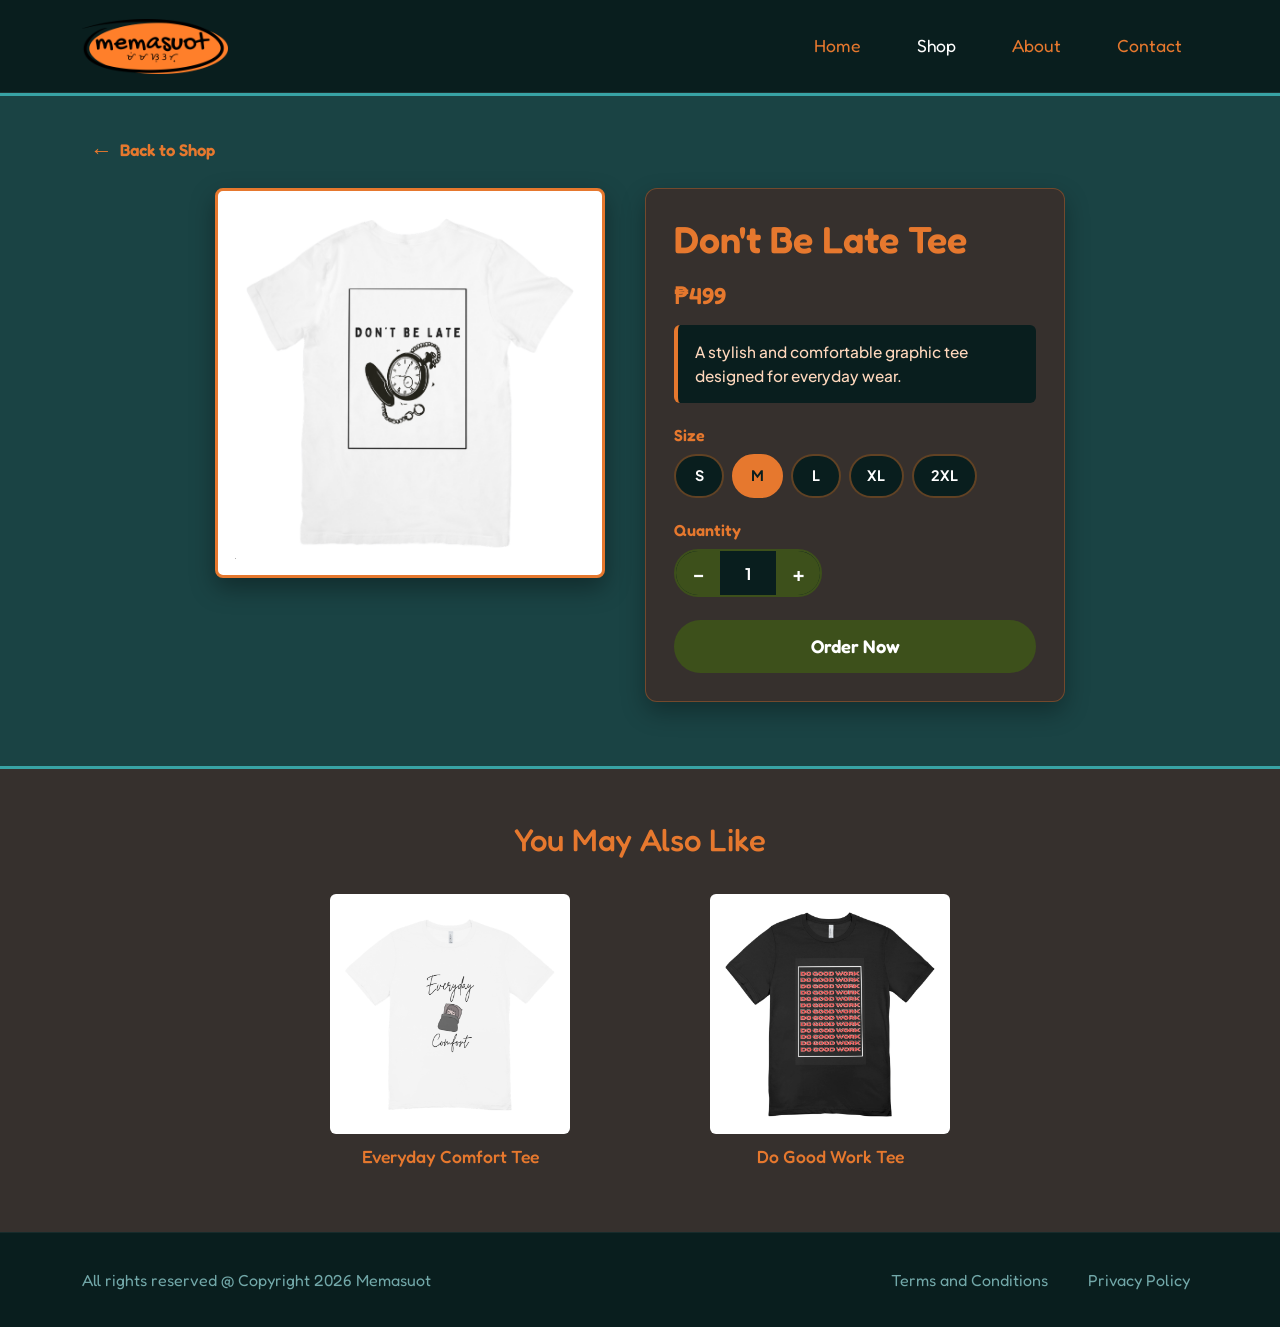
<file: product-dont-be-late.html>
<!DOCTYPE html>
<!--
    PRODUCT PAGE: Don't Be Late Tee
    Photo, price, size and quantity options, plus links to the other products.
-->
<!-- Ensures all elements use English as the default language -->
<html lang="en">
<head>
    <!-- Tells the webpage to use UTF-8 character encoding -->
    <meta charset="UTF-8">
    <!-- Ensures the page displays properly on phones -->
    <meta name="viewport" content="width=device-width, initial-scale=1.0">
    <!-- Text shown on the browser tab -->
    <title>Don't Be Late Tee | Memasuot</title>

    <!-- Loads the Fredoka (headings/buttons), Plus Jakarta Sans (body text) and Noto Sans Tagalog (Baybayin) fonts -->
    <link rel="preconnect" href="https://fonts.googleapis.com">
    <link rel="preconnect" href="https://fonts.gstatic.com" crossorigin>
    <link href="https://fonts.googleapis.com/css2?family=Fredoka:wght@500;600;700&family=Noto+Sans+Tagalog&family=Plus+Jakarta+Sans:wght@400;600;700&display=swap" rel="stylesheet">

    <!-- Loads the CSS file -->
    <link href="https://cdn.jsdelivr.net/npm/bootstrap@5.3.3/dist/css/bootstrap.min.css" rel="stylesheet" integrity="sha384-QWTKZyjpPEjISv5WaRU9OFeRpok6YctnYmDr5pNlyT2bRjXh0JMhjY6hW+ALEwIH" crossorigin="anonymous">
    <link rel="stylesheet" href="css/style.css">
</head>
<body>
    <!-- Allows keyboard users to skip past the navbar when pressing Tab -->
    <a href="#main-content" class="skip-link">Skip to main content</a>

    <!-- HEADER / NAVBAR -->
    <header>
        <!--
            Uses a sticky Bootstrap navbar to keep the navigation bar visible at the top.
            Uses a hamburger menu style on small screens.
        -->
        <nav class="navbar navbar-expand-lg site-navbar sticky-top" aria-label="Primary Navigation">
            <div class="container">

                <!-- Logo that links back to the home page when pressed -->
                <a class="navbar-brand" href="index.html" aria-label="Memasuot Home">
                    <!--
                        Loads the Memasuot logo.
                        Shows the "logo-fallback" text if the logo can't be loaded.
                    -->
                    <img src="images/logo.png" alt="Memasuot orange oval brand logo" class="logo-img" onerror="this.style.display='none'; this.nextElementSibling.style.display='inline-flex';">
                    <span class="logo-fallback" style="display:none;" aria-hidden="true">
                        memasuot
                        <!-- Marks the text as Tagalog -->
                        <span lang="fil-Tglg">ᜋᜒᜋᜐᜓᜂᜆ᜔</span>
                    </span>
                </a>

                <!-- Creates the hamburger style menu button for smaller screens -->
                <button class="navbar-toggler border-warning" type="button" data-bs-toggle="collapse" data-bs-target="#mainNav" aria-controls="mainNav" aria-expanded="false" aria-label="Toggle navigation menu">
                    <span class="navbar-toggler-icon" style="filter: invert(1);"></span>
                </button>

                <!-- Creates the collapsible links for the hamburger menu -->
                <div class="collapse navbar-collapse justify-content-end" id="mainNav">
                    <!-- Creates the links used by both menu styles -->
                    <ul class="navbar-nav gap-lg-4">
                        <li class="nav-item">
                            <!-- Links the user to the Home page -->
                            <a class="nav-link " href="index.html" >Home</a>
                        </li>
                        <li class="nav-item">
                            <!-- "active" highlights Shop, since product pages belong to the shop -->
                            <a class="nav-link active" href="index.html#shop">Shop</a>
                        </li>
                        <li class="nav-item">
                            <!-- Links the user to the About section of the Home page -->
                            <a class="nav-link" href="index.html#about">About</a>
                        </li>
                        <li class="nav-item">
                            <!-- Links the user to the Contact page -->
                            <a class="nav-link " href="contact.html" >Contact</a>
                        </li>
                    </ul>
                </div>
            </div>
        </nav>
    </header>

    <!-- MAIN CONTENT -->
    <main class="solo-product-surface" id="main-content">
        <div class="container">
            <div class="mb-3">
                <!-- Link that takes the visitor back to the Shop section of the Home page -->
                <a href="index.html#shop" class="back-arrow-link" aria-label="Back to Shop">
                    <!-- Arrow is hidden from screen readers since the link already has a label -->
                    <span aria-hidden="true" style="font-size: 1.4rem;">&larr;</span> Back to Shop
                </a>
            </div>

            <!-- Holds the product photo and the product details -->
            <div class="solo-product-layout">
                <!-- Don't Be Late Tee photo -->
                <div class="solo-main-image-wrap">
                    <img src="images/product-1.png" alt="Don't Be Late Tee">
                </div>

                <!--
                    Order form with the product details: name, price, size, quantity.
                    Pressing Order Now calls submitProductOrder() from js/main.js with the product name and price.
                -->
                <form class="solo-details-box" onsubmit="submitProductOrder(event, 'Don\'t Be Late Tee', 499)">
                    <h1 class="solo-product-title">Don't Be Late Tee</h1>
                    <p class="solo-price-tag">₱499</p>
                    <p class="solo-description">
                        A stylish and comfortable graphic tee designed for everyday wear.
                    </p>
                    <!-- Size options -->
                    <span id="sizeGroupLabel" class="size-label">Size</span>
                    <!-- Hidden field that holds the chosen size so it goes with the order (M is the default) -->
                    <input type="hidden" id="selectedSize" name="size" value="M">
                    <!--
                        Each size button calls selectSize() from js/main.js when pressed.
                        M starts selected ("active" and aria-pressed="true").
                    -->
                    <div class="size-selector" role="group" aria-labelledby="sizeGroupLabel">
                        <button type="button" class="size-btn" aria-pressed="false" onclick="selectSize(this, 'S')">S</button>
                        <button type="button" class="size-btn active" aria-pressed="true" onclick="selectSize(this, 'M')">M</button>
                        <button type="button" class="size-btn" aria-pressed="false" onclick="selectSize(this, 'L')">L</button>
                        <button type="button" class="size-btn" aria-pressed="false" onclick="selectSize(this, 'XL')">XL</button>
                        <button type="button" class="size-btn" aria-pressed="false" onclick="selectSize(this, '2XL')">2XL</button>
                    </div>

                    <!-- Quantity controls -->
                    <label for="productQty" class="size-label">Quantity</label>
                    <!-- The - and + buttons call updateQuantity() from js/main.js; the number box only accepts 1 to 99 -->
                    <div class="qty-control">
                        <button type="button" class="qty-btn" aria-label="Decrease quantity" onclick="updateQuantity(-1)">&minus;</button>
                        <input type="number" id="productQty" class="qty-input" value="1" min="1" max="99" aria-label="Quantity">
                        <button type="button" class="qty-btn" aria-label="Increase quantity" onclick="updateQuantity(1)">+</button>
                    </div>

                    <!-- Order button; pressing it triggers the form's submit event -->
                    <button type="submit" class="btn-order-now">Order Now</button>
                    <!-- Order message; stays hidden (d-none) until it needs to be shown, and aria-live lets screen readers announce it -->
                    <div id="orderFeedback" class="alert alert-success mt-3 d-none" role="status" aria-live="polite"></div>
                </form>
            </div>
        </div>
    </main>


    <!--
        FEATURED ITEMS
        Links to the other two products
    -->
    <section class="related-products-section" aria-labelledby="related-heading">
        <div class="container">
            <h2 id="related-heading" class="related-heading">You May Also Like</h2>
            <div class="row justify-content-center g-4">
                <div class="col-12 col-sm-6 col-md-4 text-center">
                    <a href="product-everyday-comfort.html" class="featured-product-link">
                        <img src="images/product-2.png" alt="Everyday Comfort Tee" class="featured-product-img">
                        <h3 class="featured-product-title">Everyday Comfort Tee</h3>
                    </a>
                </div>
                <div class="col-12 col-sm-6 col-md-4 text-center">
                    <a href="product-do-good-work.html" class="featured-product-link">
                        <img src="images/product-3.png" alt="Do Good Work Tee" class="featured-product-img">
                        <h3 class="featured-product-title">Do Good Work Tee</h3>
                    </a>
                </div>
            </div>
        </div>
    </section>

    <!-- FOOTER -->
    <footer class="site-footer">
        <div class="container d-flex flex-column flex-md-row justify-content-between align-items-center gap-3">
            <!-- Copyright notice -->
            <div>All rights reserved @ Copyright 2026 Memasuot</div>
            <!-- Links to the legal page -->
            <div class="d-flex gap-4">
                <a href="privacy-policy.html#terms">Terms and Conditions</a>
                <a href="privacy-policy.html">Privacy Policy</a>
            </div>
        </div>
    </footer>

    <!-- SCRIPTS -->
    <script src="https://cdn.jsdelivr.net/npm/bootstrap@5.3.3/dist/js/bootstrap.bundle.min.js" integrity="sha384-YvpcrYf0tY3lHB60NNkmXc5s9fDVZLESaAA55NDzOxhy9GkcIdslK1eN7N6jIeHz" crossorigin="anonymous"></script>
    <!-- Loads our own JavaScript for the page's interactive features -->
    <script src="js/main.js"></script>
</body>
</html>
</file>
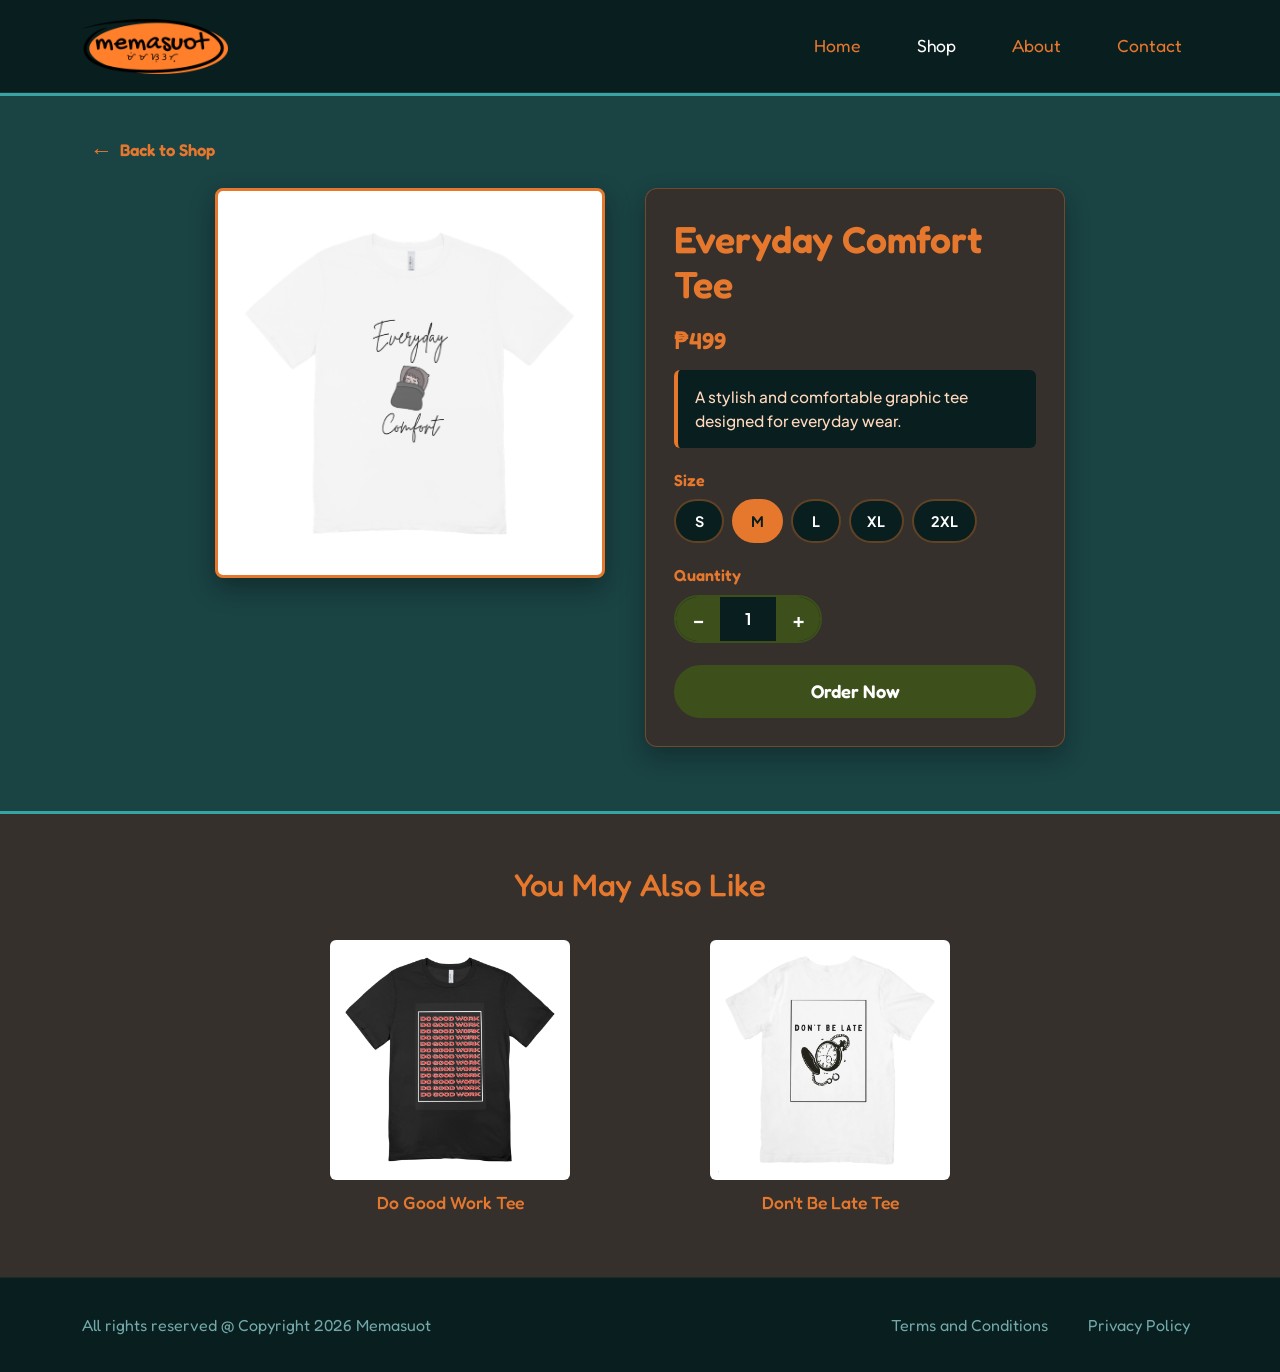
<file: product-everyday-comfort.html>
<!DOCTYPE html>
<!--
    PRODUCT PAGE: Everyday Comfort Tee
    Photo, price, size and quantity options, plus links to the other products.
-->
<!-- Ensures all elements use English as the default language -->
<html lang="en">
<head>
    <!-- Tells the webpage to use UTF-8 character encoding -->
    <meta charset="UTF-8">
    <!-- Ensures the page displays properly on phones -->
    <meta name="viewport" content="width=device-width, initial-scale=1.0">
    <!-- Text shown on the browser tab -->
    <title>Everyday Comfort Tee | Memasuot</title>

    <!-- Loads the Fredoka (headings/buttons), Plus Jakarta Sans (body text) and Noto Sans Tagalog (Baybayin) fonts -->
    <link rel="preconnect" href="https://fonts.googleapis.com">
    <link rel="preconnect" href="https://fonts.gstatic.com" crossorigin>
    <link href="https://fonts.googleapis.com/css2?family=Fredoka:wght@500;600;700&family=Noto+Sans+Tagalog&family=Plus+Jakarta+Sans:wght@400;600;700&display=swap" rel="stylesheet">

    <!-- Loads the CSS file -->
    <link href="https://cdn.jsdelivr.net/npm/bootstrap@5.3.3/dist/css/bootstrap.min.css" rel="stylesheet" integrity="sha384-QWTKZyjpPEjISv5WaRU9OFeRpok6YctnYmDr5pNlyT2bRjXh0JMhjY6hW+ALEwIH" crossorigin="anonymous">
    <link rel="stylesheet" href="css/style.css">
</head>
<body>
    <!-- Allows keyboard users to skip past the navbar when pressing Tab -->
    <a href="#main-content" class="skip-link">Skip to main content</a>

    <!-- HEADER / NAVBAR -->
    <header>
        <!--
            Uses a sticky Bootstrap navbar to keep the navigation bar visible at the top.
            Uses a hamburger menu style on small screens.
        -->
        <nav class="navbar navbar-expand-lg site-navbar sticky-top" aria-label="Primary Navigation">
            <div class="container">

                <!-- Logo that links back to the home page when pressed -->
                <a class="navbar-brand" href="index.html" aria-label="Memasuot Home">
                    <!--
                        Loads the Memasuot logo.
                        Shows the "logo-fallback" text if the logo can't be loaded.
                    -->
                    <img src="images/logo.png" alt="Memasuot orange oval brand logo" class="logo-img" onerror="this.style.display='none'; this.nextElementSibling.style.display='inline-flex';">
                    <span class="logo-fallback" style="display:none;" aria-hidden="true">
                        memasuot
                        <!-- Marks the text as Tagalog -->
                        <span lang="fil-Tglg">ᜋᜒᜋᜐᜓᜂᜆ᜔</span>
                    </span>
                </a>

                <!-- Creates the hamburger style menu button for smaller screens -->
                <button class="navbar-toggler border-warning" type="button" data-bs-toggle="collapse" data-bs-target="#mainNav" aria-controls="mainNav" aria-expanded="false" aria-label="Toggle navigation menu">
                    <span class="navbar-toggler-icon" style="filter: invert(1);"></span>
                </button>

                <!-- Creates the collapsible links for the hamburger menu -->
                <div class="collapse navbar-collapse justify-content-end" id="mainNav">
                    <!-- Creates the links used by both menu styles -->
                    <ul class="navbar-nav gap-lg-4">
                        <li class="nav-item">
                            <!-- Links the user to the Home page -->
                            <a class="nav-link " href="index.html" >Home</a>
                        </li>
                        <li class="nav-item">
                            <!-- "active" highlights Shop, since product pages belong to the shop -->
                            <a class="nav-link active" href="index.html#shop">Shop</a>
                        </li>
                        <li class="nav-item">
                            <!-- Links the user to the About section of the Home page -->
                            <a class="nav-link" href="index.html#about">About</a>
                        </li>
                        <li class="nav-item">
                            <!-- Links the user to the Contact page -->
                            <a class="nav-link " href="contact.html" >Contact</a>
                        </li>
                    </ul>
                </div>
            </div>
        </nav>
    </header>

    <!-- MAIN CONTENT -->
    <main class="solo-product-surface" id="main-content">
        <div class="container">
            <div class="mb-3">
                <!-- Link that takes the visitor back to the Shop section of the Home page -->
                <a href="index.html#shop" class="back-arrow-link" aria-label="Back to Shop">
                    <!-- Arrow is hidden from screen readers since the link already has a label -->
                    <span aria-hidden="true" style="font-size: 1.4rem;">&larr;</span> Back to Shop
                </a>
            </div>

            <!-- Holds the product photo and the product details -->
            <div class="solo-product-layout">
                <!-- Everyday Comfort Tee photo -->
                <div class="solo-main-image-wrap">
                    <img src="images/product-2.png" alt="Everyday Comfort Tee">
                </div>

                <!--
                    Order form with the product details: name, price, size, quantity.
                    Pressing Order Now calls submitProductOrder() from js/main.js with the product name and price.
                -->
                <form class="solo-details-box" onsubmit="submitProductOrder(event, 'Everyday Comfort Tee', 499)">
                    <h1 class="solo-product-title">Everyday Comfort Tee</h1>
                    <p class="solo-price-tag">₱499</p>
                    <p class="solo-description">
                        A stylish and comfortable graphic tee designed for everyday wear.
                    </p>
                    <!-- Size options -->
                    <span id="sizeGroupLabel" class="size-label">Size</span>
                    <!-- Hidden field that holds the chosen size so it goes with the order (M is the default) -->
                    <input type="hidden" id="selectedSize" name="size" value="M">
                    <!--
                        Each size button calls selectSize() from js/main.js when pressed.
                        M starts selected ("active" and aria-pressed="true").
                    -->
                    <div class="size-selector" role="group" aria-labelledby="sizeGroupLabel">
                        <button type="button" class="size-btn" aria-pressed="false" onclick="selectSize(this, 'S')">S</button>
                        <button type="button" class="size-btn active" aria-pressed="true" onclick="selectSize(this, 'M')">M</button>
                        <button type="button" class="size-btn" aria-pressed="false" onclick="selectSize(this, 'L')">L</button>
                        <button type="button" class="size-btn" aria-pressed="false" onclick="selectSize(this, 'XL')">XL</button>
                        <button type="button" class="size-btn" aria-pressed="false" onclick="selectSize(this, '2XL')">2XL</button>
                    </div>

                    <!-- Quantity controls -->
                    <label for="productQty" class="size-label">Quantity</label>
                    <!-- The - and + buttons call updateQuantity() from js/main.js; the number box only accepts 1 to 99 -->
                    <div class="qty-control">
                        <button type="button" class="qty-btn" aria-label="Decrease quantity" onclick="updateQuantity(-1)">&minus;</button>
                        <input type="number" id="productQty" class="qty-input" value="1" min="1" max="99" aria-label="Quantity">
                        <button type="button" class="qty-btn" aria-label="Increase quantity" onclick="updateQuantity(1)">+</button>
                    </div>

                    <!-- Order button; pressing it triggers the form's submit event -->
                    <button type="submit" class="btn-order-now">Order Now</button>
                    <!-- Order message; stays hidden (d-none) until it needs to be shown, and aria-live lets screen readers announce it -->
                    <div id="orderFeedback" class="alert alert-success mt-3 d-none" role="status" aria-live="polite"></div>
                </form>
            </div>
        </div>
    </main>


    <!--
        FEATURED ITEMS
        Links to the other two products
    -->
    <section class="related-products-section" aria-labelledby="related-heading">
        <div class="container">
            <h2 id="related-heading" class="related-heading">You May Also Like</h2>
            <div class="row justify-content-center g-4">
                <div class="col-12 col-sm-6 col-md-4 text-center">
                    <a href="product-do-good-work.html" class="featured-product-link">
                        <img src="images/product-3.png" alt="Do Good Work Tee" class="featured-product-img">
                        <h3 class="featured-product-title">Do Good Work Tee</h3>
                    </a>
                </div>
                <div class="col-12 col-sm-6 col-md-4 text-center">
                    <a href="product-dont-be-late.html" class="featured-product-link">
                        <img src="images/product-1.png" alt="Don't Be Late Tee" class="featured-product-img">
                        <h3 class="featured-product-title">Don't Be Late Tee</h3>
                    </a>
                </div>
            </div>
        </div>
    </section>

    <!-- FOOTER -->
    <footer class="site-footer">
        <div class="container d-flex flex-column flex-md-row justify-content-between align-items-center gap-3">
            <!-- Copyright notice -->
            <div>All rights reserved @ Copyright 2026 Memasuot</div>
            <!-- Links to the legal page -->
            <div class="d-flex gap-4">
                <a href="privacy-policy.html#terms">Terms and Conditions</a>
                <a href="privacy-policy.html">Privacy Policy</a>
            </div>
        </div>
    </footer>

    <!-- SCRIPTS -->
    <script src="https://cdn.jsdelivr.net/npm/bootstrap@5.3.3/dist/js/bootstrap.bundle.min.js" integrity="sha384-YvpcrYf0tY3lHB60NNkmXc5s9fDVZLESaAA55NDzOxhy9GkcIdslK1eN7N6jIeHz" crossorigin="anonymous"></script>
    <!-- Loads our own JavaScript for the page's interactive features -->
    <script src="js/main.js"></script>
</body>
</html>
</file>
<file: css/style.css>
:root {
    --bg-header-footer: #091e1e;
    --bg-shop: #36302d;
    --bg-about: #1a4344;
    --accent-orange: #e6782e;
    --accent-olive: #3d501b;
    --accent-cyan: #38a3a5;
    --text-light: #ffffff;
    --text-cream: #ffd8bd;
    --text-muted-cyan: #72a8a9;
    --btn-light-grey: #d2d8d2;
    --font-display: 'Fredoka', cursive, sans-serif;
    --font-body: 'Plus Jakarta Sans', sans-serif;
}

* {
    box-sizing: border-box;
}

html {
    scroll-behavior: smooth;
    font-size: 16px;
}

body {
    font-family: var(--font-body);
    background-color: var(--bg-header-footer);
    color: var(--text-light);
    line-height: 1.5;
    margin: 0;
}

/* Accessible Focus Indicators (WCAG 2.4.7 / 2.4.11) */
a:focus-visible,
button:focus-visible,
input:focus-visible,
textarea:focus-visible,
[tabindex]:focus-visible {
    outline: 3px solid #ffd166 !important;
    outline-offset: 3px !important;
}

/* Skip Link for Keyboard Accessibility (WCAG 2.4.1) */
.skip-link {
    position: absolute;
    top: -100px;
    left: 16px;
    background: var(--accent-orange);
    color: #091e1e;
    font-weight: 700;
    padding: 0.6rem 1.2rem;
    border-radius: 6px;
    z-index: 1000;
    text-decoration: none;
}

.skip-link:focus {
    top: 16px;
}

/* Unified Site Navbar */
.site-navbar {
    background-color: var(--bg-header-footer);
    border-bottom: 1px solid rgba(255, 255, 255, 0.08);
    padding: 0.85rem 0;
}

.logo-img {
    height: 55px;
    width: auto;
}

.logo-fallback {
    display: inline-flex;
    flex-direction: column;
    align-items: center;
    justify-content: center;
    background-color: var(--accent-orange);
    color: #091e1e;
    padding: 6px 22px;
    border-radius: 50%;
    border: 2px solid #091e1e;
    box-shadow: 0 0 0 2px var(--accent-orange);
    font-family: var(--font-display);
    font-weight: 700;
    font-size: 1.35rem;
    line-height: 1;
}

.logo-fallback span {
    font-size: 0.55rem;
    letter-spacing: 2px;
    margin-top: 2px;
}

.site-navbar .nav-link {
    font-family: var(--font-display);
    font-size: 1.1rem;
    color: var(--accent-orange) !important;
    padding: 0.5rem 1rem !important;
    min-height: 44px;
    display: inline-flex;
    align-items: center;
    transition: color 0.2s ease;
}

.site-navbar .nav-link.active,
.site-navbar .nav-link:hover {
    color: var(--text-light) !important;
}

/* Hero Section */
.hero-banner {
    position: relative;
    min-height: 380px;
    background-color: #111;
    background-image: linear-gradient(rgba(10, 15, 15, 0.68), rgba(10, 15, 15, 0.78)), url('../images/hero-banner.png');
    background-size: cover;
    background-position: center;
    display: flex;
    flex-direction: column;
    justify-content: center;
    align-items: center;
    text-align: center;
    padding: 3rem 1.5rem;
}

.hero-arrow {
    position: absolute;
    top: 50%;
    transform: translateY(-50%);
    background-color: rgba(9, 30, 30, 0.78);
    color: var(--accent-orange);
    border: 1px solid rgba(230, 120, 46, 0.45);
    border-radius: 50%;
    width: 44px;
    height: 44px;
    font-size: 1.25rem;
    cursor: pointer;
    display: inline-flex;
    align-items: center;
    justify-content: center;
    transition: background-color 0.2s ease, color 0.2s ease;
}

.hero-arrow:hover {
    background-color: var(--accent-orange);
    color: #091e1e;
}

.hero-arrow-left { left: 1.25rem; }
.hero-arrow-right { right: 1.25rem; }

.hero-banner h1 {
    font-family: var(--font-display);
    font-size: clamp(2.2rem, 5vw, 3.6rem);
    font-weight: 600;
    color: var(--text-light);
    margin-bottom: 1.5rem;
    text-shadow: 0 4px 12px rgba(0, 0, 0, 0.7);
}

.btn-learn-more {
    background-color: var(--bg-header-footer);
    color: var(--accent-orange);
    font-family: var(--font-display);
    font-size: 1rem;
    padding: 0.65rem 4.5rem;
    border-radius: 50px;
    text-decoration: none;
    border: 1px solid rgba(230, 120, 46, 0.4);
    min-height: 44px;
    display: inline-flex;
    align-items: center;
    justify-content: center;
    transition: all 0.2s ease;
}

.btn-learn-more:hover {
    background-color: var(--accent-orange);
    color: #091e1e;
}

.carousel-dots {
    display: flex;
    gap: 10px;
    margin-top: 1rem;
}

.dot {
    width: 14px;
    height: 14px;
    border-radius: 50%;
    background-color: #2c4a4b;
    border: none;
    cursor: pointer;
    padding: 0;
}

.dot.active {
    background-color: var(--accent-orange);
}

/* Shop Section */
.shop-section {
    background-color: var(--bg-shop);
    padding: 3.5rem 0 4.5rem;
    border-bottom: 3px solid var(--accent-cyan);
}

.section-heading {
    font-family: var(--font-display);
    font-size: 2.15rem;
    color: var(--accent-orange);
    text-align: center;
    margin-bottom: 2.5rem;
}

.product-card {
    max-width: 260px;
    margin: 0 auto;
    display: flex;
    flex-direction: column;
}

.product-img-box {
    width: 100%;
    aspect-ratio: 1 / 1;
    background-color: #ffffff;
    display: flex;
    align-items: center;
    justify-content: center;
    overflow: hidden;
    margin-bottom: 0.85rem;
    border-radius: 4px;
}

.product-img-box img {
    width: 100%;
    height: 100%;
    object-fit: contain;
    transition: transform 0.25s ease;
}

.product-card:hover .product-img-box img {
    transform: scale(1.04);
}

.product-title {
    font-weight: 700;
    font-size: 1rem;
    color: var(--accent-orange);
    margin-bottom: 0.15rem;
}

.product-price {
    font-weight: 700;
    font-size: 0.95rem;
    color: #ffffff;
    margin-bottom: 0.8rem;
}

.btn-view-product {
    align-self: center;
    background-color: var(--btn-light-grey);
    color: #1f1b19;
    font-weight: 700;
    font-size: 0.9rem;
    padding: 0.55rem 2rem;
    border-radius: 50px;
    text-decoration: none;
    min-height: 44px;
    display: inline-flex;
    align-items: center;
    justify-content: center;
    transition: background-color 0.2s ease, transform 0.15s ease;
}

.btn-view-product:hover {
    background-color: #ffffff;
    color: #091e1e;
    transform: translateY(-1px);
}

/* About Section */
.about-section {
    background-color: var(--bg-about);
    padding: 3.5rem 0 4rem;
}

.about-logo .logo-fallback {
    font-size: 2.3rem;
    padding: 14px 40px;
}

.about-logo .logo-fallback span {
    font-size: 0.85rem;
}

.about-text {
    color: var(--text-cream);
    font-size: 1rem;
    font-weight: 600;
    line-height: 1.65;
}

.btn-cta-olive {
    background-color: var(--accent-olive);
    color: #ffffff;
    font-family: var(--font-display);
    font-size: 1.15rem;
    padding: 0.7rem 5rem;
    border-radius: 50px;
    text-decoration: none;
    border: none;
    min-height: 48px;
    display: inline-flex;
    align-items: center;
    justify-content: center;
    transition: filter 0.2s ease;
}

.btn-cta-olive:hover {
    filter: brightness(1.15);
    color: #ffffff;
}

/* Unified Site Footer */
.site-footer {
    background-color: var(--bg-header-footer);
    padding: 1.8rem 0;
    font-family: var(--font-display);
    font-size: 1rem;
    color: var(--text-muted-cyan);
    border-top: 1px solid rgba(255, 255, 255, 0.06);
}

.site-footer a {
    color: var(--text-muted-cyan);
    text-decoration: none;
    padding: 0.4rem 0.5rem;
}

.site-footer a:hover {
    color: #ffffff;
    text-decoration: underline;
}

/* =========================================================
   SOLO PRODUCT PAGE STYLES
   ========================================================= */
.solo-product-surface {
    background-color: var(--bg-about);
    border-top: 3px solid var(--accent-cyan);
    padding: 2rem 0 4rem;
}

.solo-product-layout {
    display: flex;
    flex-wrap: wrap;
    justify-content: center;
    align-items: flex-start;
    gap: 2.5rem;
}

.back-arrow-link {
    display: inline-flex;
    align-items: center;
    gap: 0.45rem;
    color: var(--accent-orange);
    font-family: var(--font-display);
    font-weight: 600;
    text-decoration: none;
    font-size: 1.05rem;
    min-height: 44px;
    padding: 0.25rem 0.5rem;
    transition: color 0.2s ease;
}

.back-arrow-link:hover {
    color: var(--text-light);
    text-decoration: underline;
}

.solo-product-title {
    font-family: var(--font-display);
    font-weight: 600;
    font-size: clamp(1.75rem, 3vw, 2.35rem);
    color: var(--accent-orange);
    margin-bottom: 1rem;
}

.solo-main-image-wrap {
    background-color: #ffffff;
    border: 3px solid var(--accent-orange);
    border-radius: 8px;
    aspect-ratio: 1 / 1;
    width: 100%;
    max-width: 390px;
    display: flex;
    align-items: center;
    justify-content: center;
    overflow: hidden;
    padding: 1rem;
    box-shadow: 0 10px 25px rgba(0, 0, 0, 0.35);
}

.solo-main-image-wrap img {
    width: 100%;
    height: 100%;
    object-fit: contain;
}

.solo-details-box {
    width: 100%;
    max-width: 420px;
    background-color: var(--bg-shop);
    border: 1px solid rgba(230, 120, 46, 0.35);
    border-radius: 12px;
    padding: 1.75rem;
    box-shadow: 0 10px 25px rgba(0, 0, 0, 0.3);
}

.solo-price-tag {
    font-family: var(--font-display);
    font-weight: 600;
    font-size: 1.45rem;
    color: var(--accent-orange);
    margin-bottom: 0.75rem;
}

.solo-description {
    background-color: var(--bg-header-footer);
    border-left: 4px solid var(--accent-orange);
    color: var(--text-cream);
    font-weight: 500;
    font-size: 0.96rem;
    padding: 0.95rem 1.05rem;
    border-radius: 6px;
    margin-bottom: 1.25rem;
    line-height: 1.55;
}

.size-label {
    display: block;
    font-family: var(--font-display);
    font-weight: 600;
    font-size: 1rem;
    color: var(--accent-orange);
    margin-bottom: 0.45rem;
}

.size-selector {
    display: flex;
    flex-wrap: wrap;
    gap: 0.5rem;
    margin-bottom: 1.25rem;
}

.size-btn {
    background-color: var(--bg-header-footer);
    color: var(--text-light);
    border: 2px solid rgba(230, 120, 46, 0.4);
    border-radius: 50px;
    padding: 0.4rem 1.05rem;
    font-weight: 700;
    font-size: 0.9rem;
    min-width: 50px;
    min-height: 44px;
    cursor: pointer;
    transition: all 0.15s ease;
}

.size-btn:hover {
    border-color: var(--accent-orange);
    color: var(--accent-orange);
}

.size-btn.active,
.size-btn[aria-pressed="true"] {
    background-color: var(--accent-orange);
    color: #091e1e;
    border-color: var(--accent-orange);
}

.qty-control {
    display: inline-flex;
    align-items: center;
    margin-bottom: 1.4rem;
    border-radius: 50px;
    overflow: hidden;
    border: 2px solid var(--accent-olive);
    background-color: var(--bg-header-footer);
}

.qty-btn {
    background-color: var(--accent-olive);
    color: #ffffff;
    border: none;
    width: 44px;
    height: 44px;
    font-size: 1.25rem;
    font-weight: 700;
    cursor: pointer;
    transition: filter 0.15s ease;
}

.qty-btn:hover {
    filter: brightness(1.15);
}

.qty-input {
    width: 56px;
    height: 44px;
    text-align: center;
    border: none;
    background-color: var(--bg-header-footer);
    color: #ffffff;
    font-weight: 700;
    font-size: 1rem;
    -moz-appearance: textfield; /* Firefox */
    appearance: textfield;
}

/* Hides the browser's built-in up/down arrows on the quantity box */
.qty-input::-webkit-outer-spin-button,
.qty-input::-webkit-inner-spin-button {
    -webkit-appearance: none;
    margin: 0;
}

.btn-order-now {
    width: 100%;
    background-color: var(--accent-olive);
    color: #ffffff;
    font-family: var(--font-display);
    font-weight: 600;
    font-size: 1.15rem;
    padding: 0.8rem 1.5rem;
    border: none;
    border-radius: 50px;
    min-height: 48px;
    cursor: pointer;
    transition: filter 0.2s ease, transform 0.15s ease;
}

.btn-order-now:hover {
    filter: brightness(1.15);
    transform: translateY(-1px);
}

/* Related / Featured Items Section */
.related-products-section {
    background-color: var(--bg-shop);
    border-top: 3px solid var(--accent-cyan);
    padding: 3.25rem 0 4rem;
}

.related-heading {
    font-family: var(--font-display);
    font-size: 1.95rem;
    color: var(--accent-orange);
    text-align: center;
    margin-bottom: 2.25rem;
}

.featured-product-link {
    display: block;
    max-width: 240px;
    margin: 0 auto;
    text-decoration: none;
    color: var(--accent-orange);
}

.featured-product-img {
    width: 100%;
    aspect-ratio: 1 / 1;
    object-fit: contain;
    background-color: #ffffff;
    border-radius: 6px;
    padding: 0.5rem;
    margin-bottom: 0.75rem;
    transition: transform 0.25s ease;
}

.featured-product-link:hover .featured-product-img {
    transform: scale(1.04);
}

.featured-product-title {
    font-family: var(--font-display);
    font-size: 1.1rem;
    color: var(--accent-orange);
    margin: 0;
}

/* Subpage (Contact & Privacy Policy) Cards */
.content-surface {
    background-color: var(--bg-about);
    border-top: 3px solid var(--accent-cyan);
    padding: 3.5rem 0 4.5rem;
    min-height: calc(100vh - 150px);
}

.form-card {
    max-width: 600px;
    margin: 0 auto;
    background-color: var(--bg-header-footer);
    border: 2px solid var(--accent-orange);
    border-radius: 12px;
    padding: 2rem;
}

.form-card label {
    font-weight: 700;
    color: var(--text-cream);
    margin-bottom: 0.4rem;
}

.form-card .form-control {
    background-color: #122b2b;
    border: 1px solid var(--accent-cyan);
    color: #ffffff;
    min-height: 44px;
}

.form-card .form-control:focus {
    background-color: #122b2b;
    color: #ffffff;
    border-color: var(--accent-orange);
    box-shadow: none;
}

/* Privacy Policy Typography */
.privacy-content {
    max-width: 860px;
    margin: 0 auto;
    padding: 2.5rem 1.25rem 4rem;
}

.privacy-content h1 {
    font-family: var(--font-display);
    text-align: center;
    margin-bottom: 0.75rem;
    color: var(--accent-orange);
}

.privacy-content h2 {
    font-family: var(--font-display);
    color: var(--accent-orange);
    margin-top: 2.25rem;
    margin-bottom: 0.85rem;
}

.privacy-content p,
.privacy-content li {
    color: var(--text-cream);
    line-height: 1.7;
}

.privacy-content a {
    color: var(--accent-orange);
}
</file>
